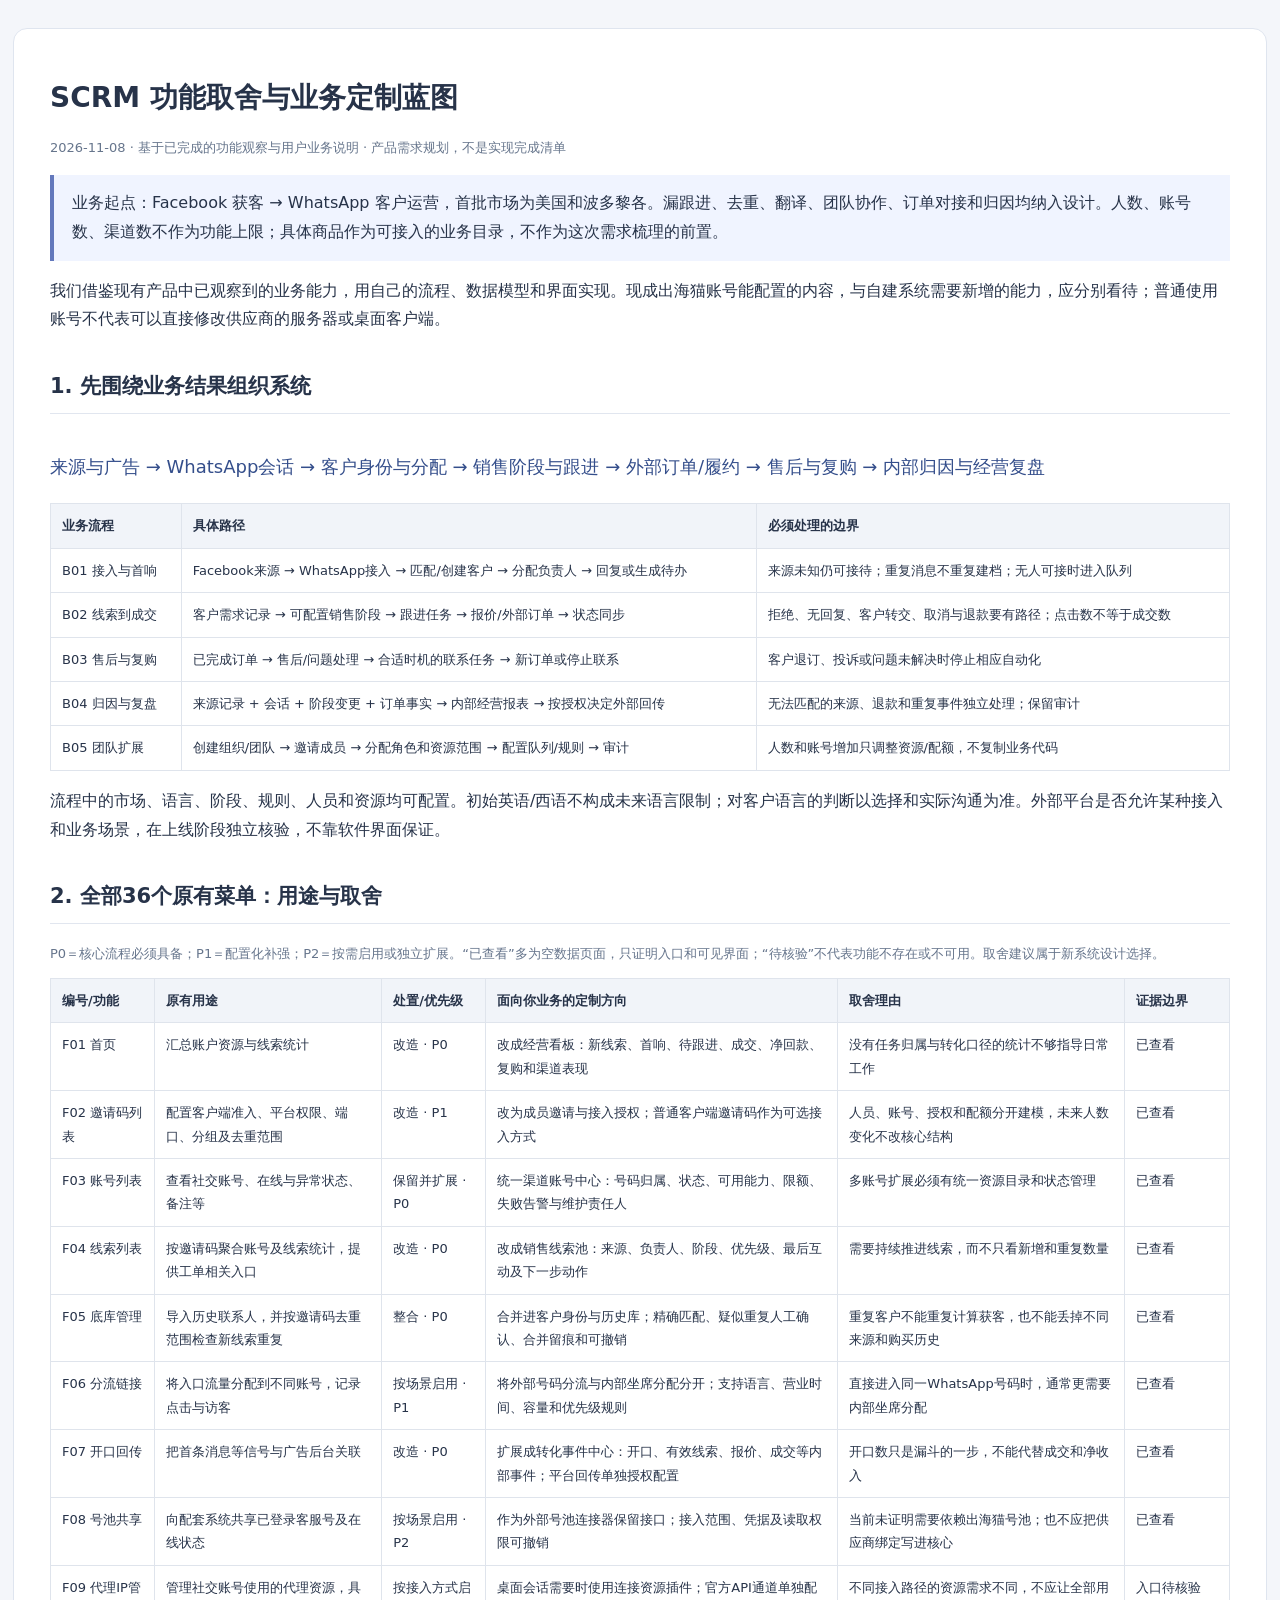
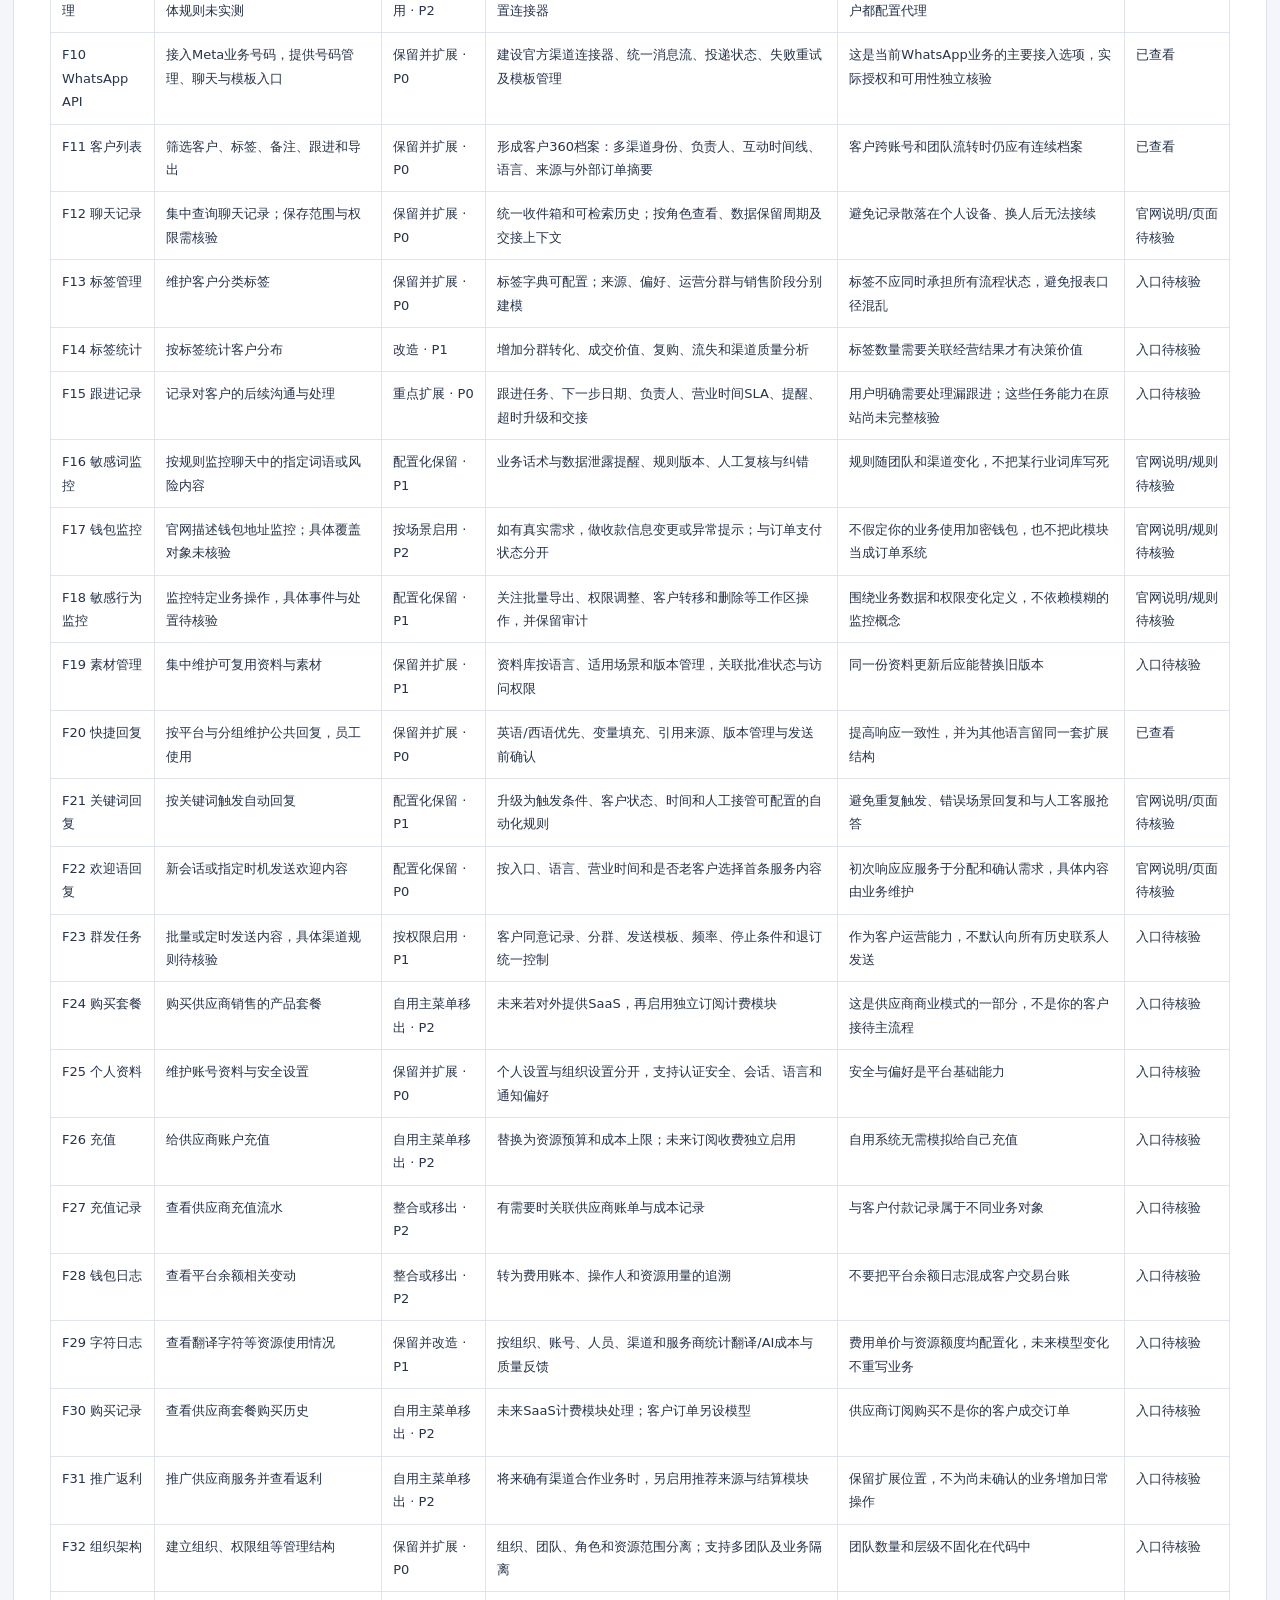
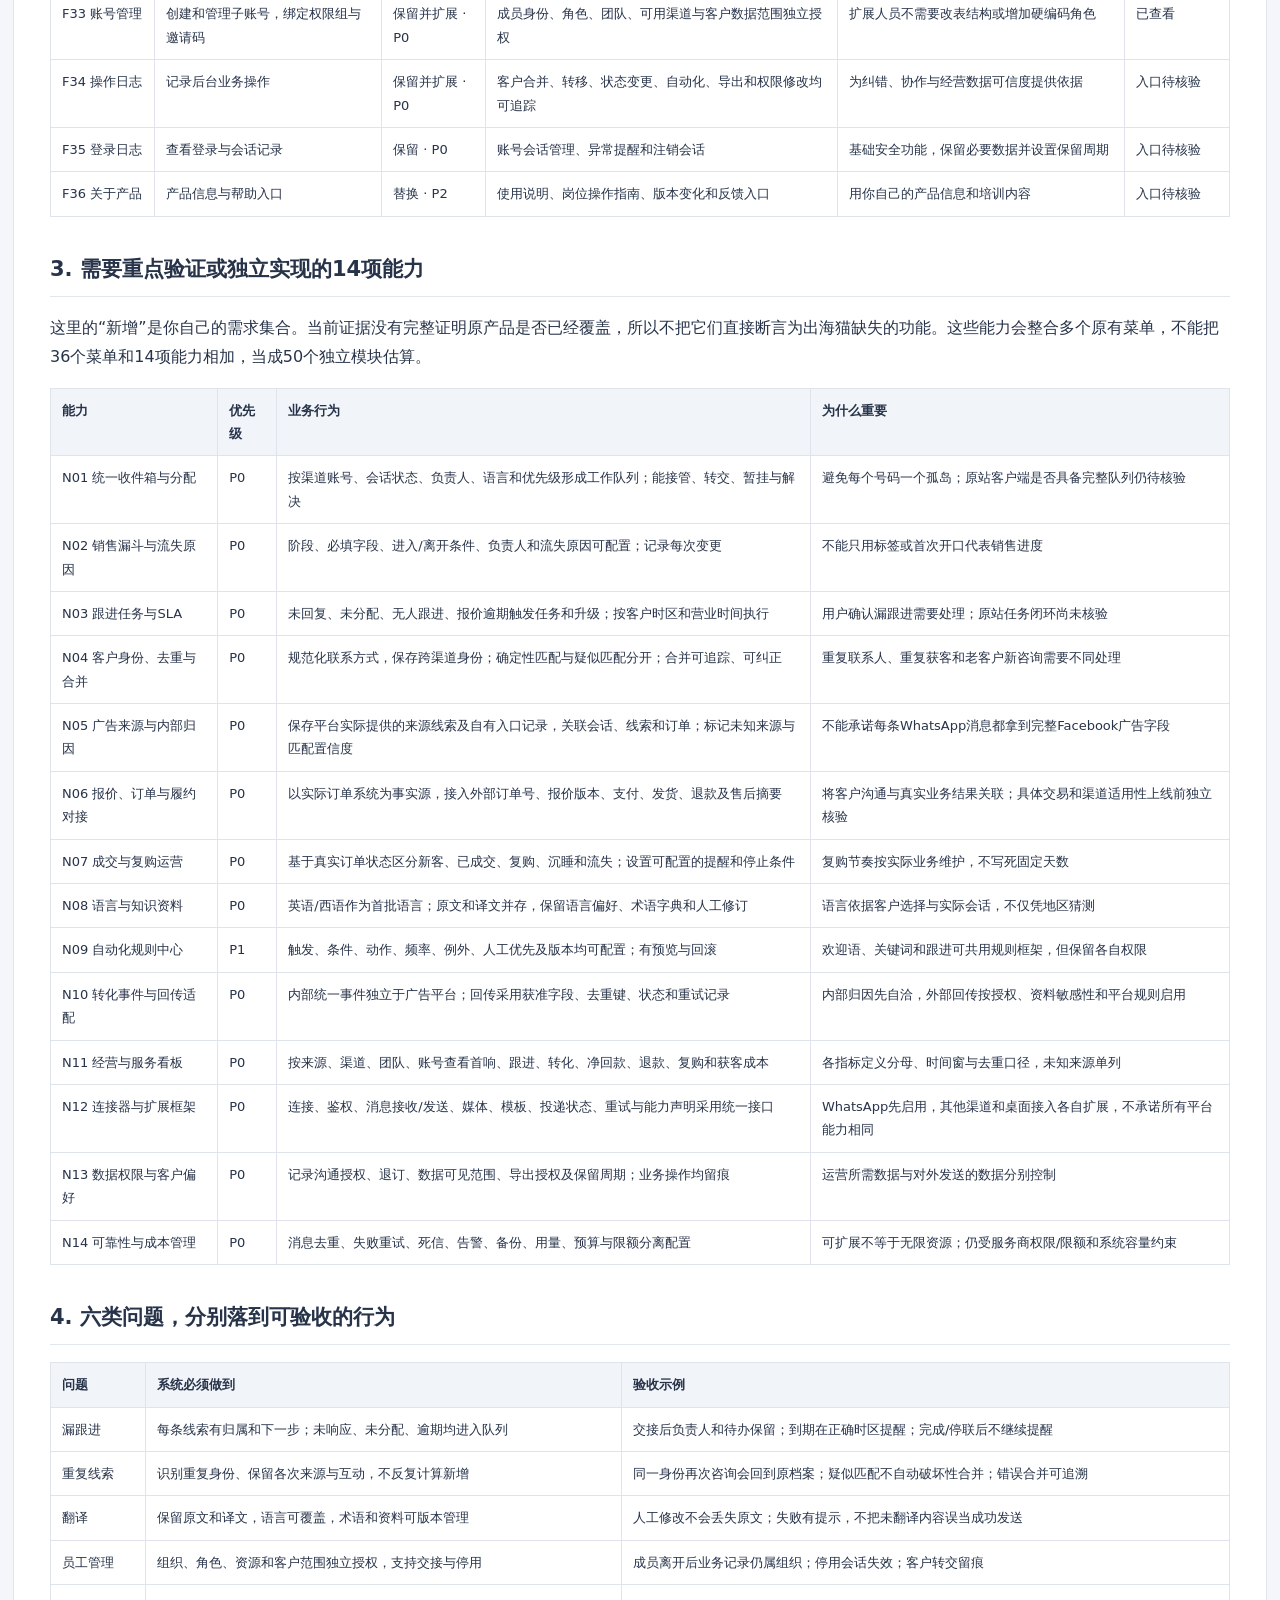
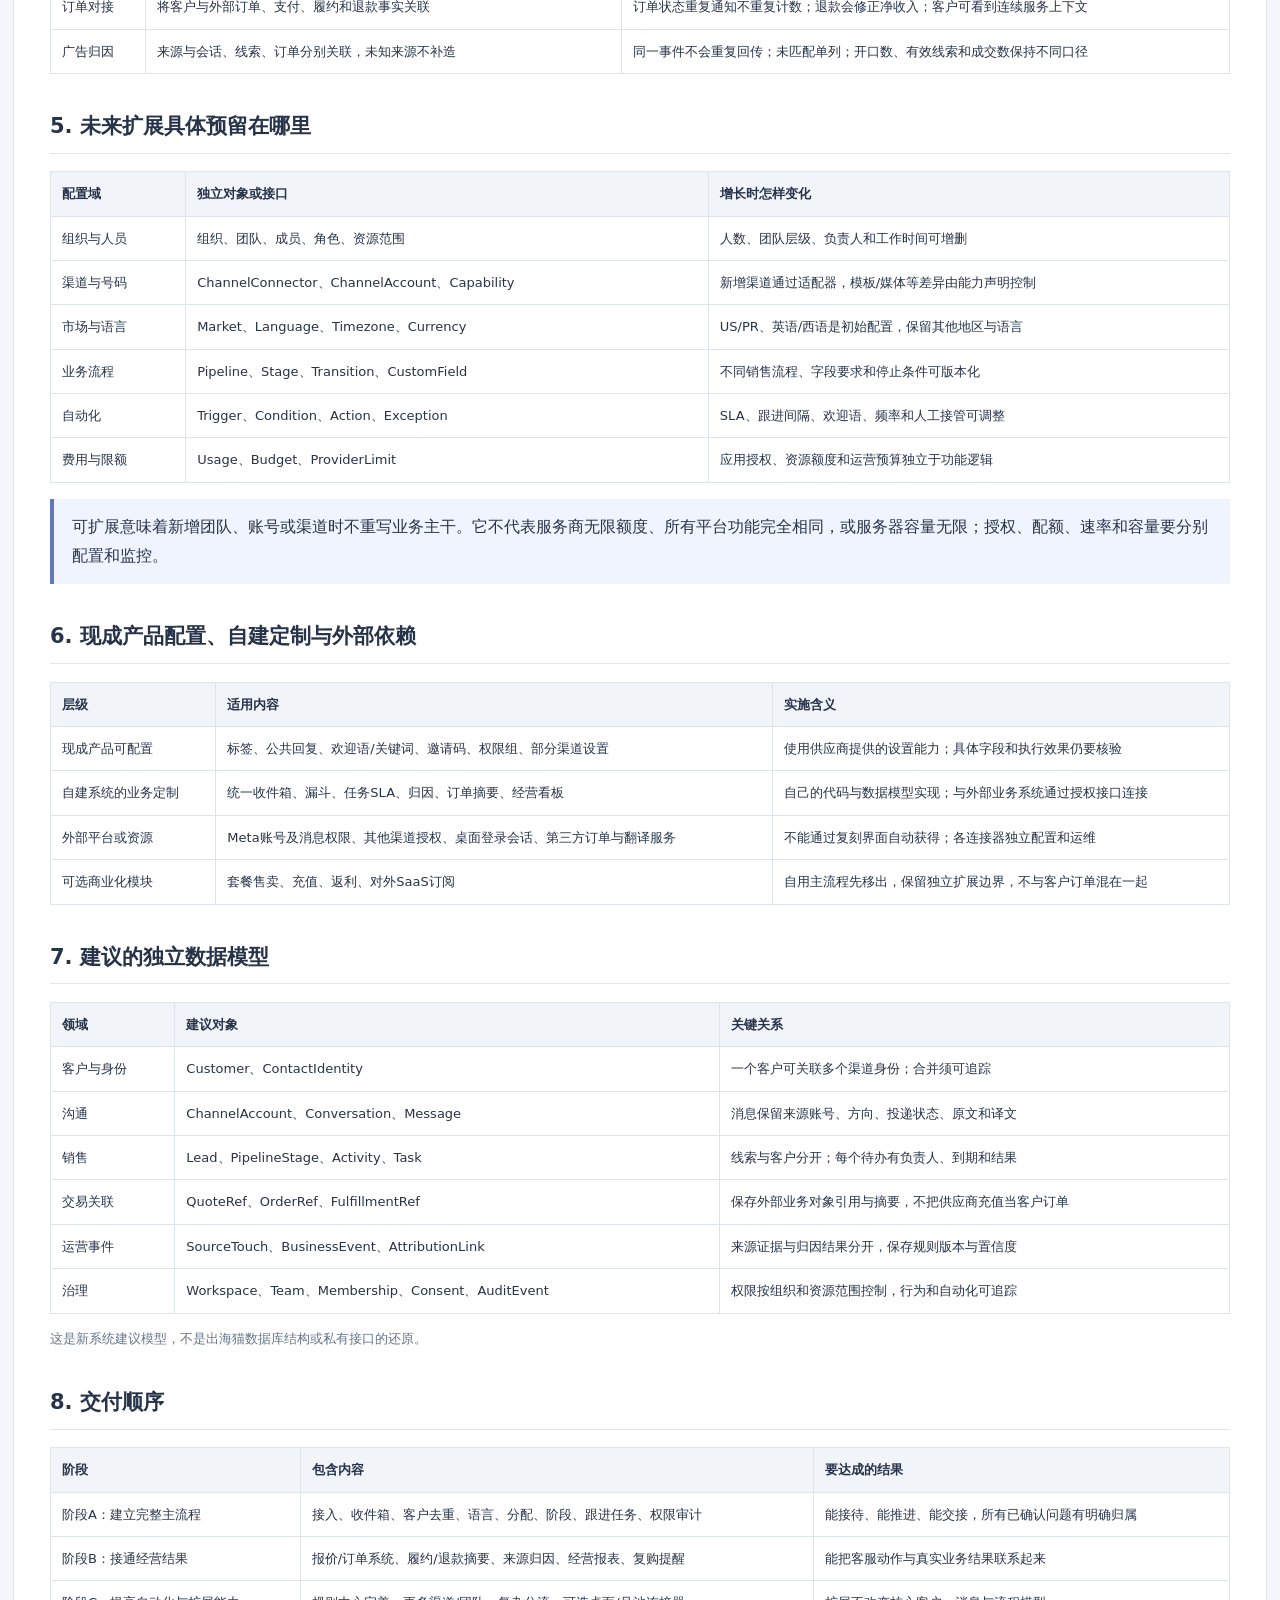
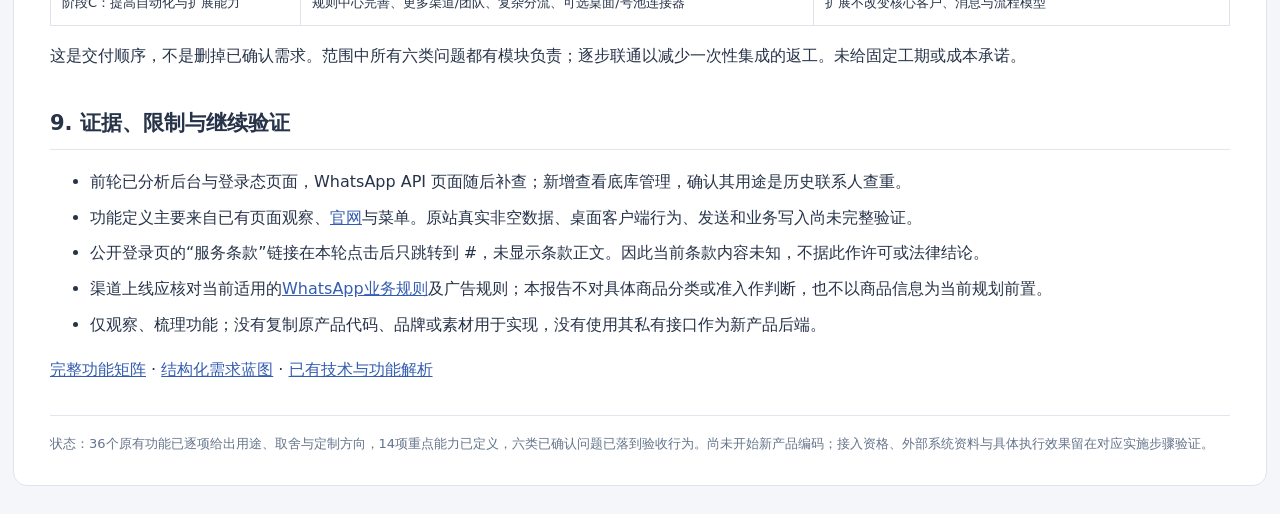
<file: outputs/scrm-business-customization.html>
<!doctype html><html lang="zh-CN"><meta charset="utf-8"><meta name="viewport" content="width=device-width,initial-scale=1"><title>SCRM 功能取舍与业务定制蓝图</title><style>body{margin:0;background:#f4f6fa;color:#273349;font:16px/1.8 system-ui,"Microsoft YaHei",sans-serif}main{max-width:1180px;margin:28px auto;padding:30px 36px;background:#fff;border:1px solid #dfe5ef;border-radius:14px}h1{font-size:28px;line-height:1.4}h2{font-size:21px;margin-top:34px;padding-bottom:7px;border-bottom:1px solid #e1e6ef}h3{font-size:17px}p,li{overflow-wrap:anywhere}a{color:#345db1}.muted{font-size:13px;color:#66758c}.note{padding:14px 18px;background:#f0f4ff;border-left:4px solid #6378bc}.warn{background:#fff7e7;border-color:#d5a449}table{border-collapse:collapse;width:100%;font-size:13px}th,td{border:1px solid #dfe4ec;padding:10px 11px;text-align:left;vertical-align:top;overflow-wrap:anywhere}th{background:#f1f4f9}.table-wrap{overflow-x:auto}code{font:12px/1.6 Consolas,monospace;background:#eef1f6;padding:2px 4px;overflow-wrap:anywhere}li{margin:7px 0}.flow{padding:18px 0;font-size:18px;line-height:2;color:#344e8b}footer{margin-top:30px;border-top:1px solid #e1e6ef;padding-top:16px;font-size:13px;color:#66758c}@media(max-width:650px){main{margin:0;border-radius:0;padding:18px 14px}th,td{padding:7px 6px;font-size:12px}}</style><main>
<h1>SCRM 功能取舍与业务定制蓝图</h1><p class="muted">2026-11-08 · 基于已完成的功能观察与用户业务说明 · 产品需求规划，不是实现完成清单</p>
<p class="note">业务起点：Facebook 获客 → WhatsApp 客户运营，首批市场为美国和波多黎各。漏跟进、去重、翻译、团队协作、订单对接和归因均纳入设计。人数、账号数、渠道数不作为功能上限；具体商品作为可接入的业务目录，不作为这次需求梳理的前置。</p>
<p>我们借鉴现有产品中已观察到的业务能力，用自己的流程、数据模型和界面实现。现成出海猫账号能配置的内容，与自建系统需要新增的能力，应分别看待；普通使用账号不代表可以直接修改供应商的服务器或桌面客户端。</p>
<h2>1. 先围绕业务结果组织系统</h2><div class="flow">来源与广告 → WhatsApp会话 → 客户身份与分配 → 销售阶段与跟进 → 外部订单/履约 → 售后与复购 → 内部归因与经营复盘</div>
<table><thead><tr><th>业务流程</th><th>具体路径</th><th>必须处理的边界</th></tr></thead><tbody><tr><td>B01 接入与首响</td><td>Facebook来源 → WhatsApp接入 → 匹配/创建客户 → 分配负责人 → 回复或生成待办</td><td>来源未知仍可接待；重复消息不重复建档；无人可接时进入队列</td></tr><tr><td>B02 线索到成交</td><td>客户需求记录 → 可配置销售阶段 → 跟进任务 → 报价/外部订单 → 状态同步</td><td>拒绝、无回复、客户转交、取消与退款要有路径；点击数不等于成交数</td></tr><tr><td>B03 售后与复购</td><td>已完成订单 → 售后/问题处理 → 合适时机的联系任务 → 新订单或停止联系</td><td>客户退订、投诉或问题未解决时停止相应自动化</td></tr><tr><td>B04 归因与复盘</td><td>来源记录 + 会话 + 阶段变更 + 订单事实 → 内部经营报表 → 按授权决定外部回传</td><td>无法匹配的来源、退款和重复事件独立处理；保留审计</td></tr><tr><td>B05 团队扩展</td><td>创建组织/团队 → 邀请成员 → 分配角色和资源范围 → 配置队列/规则 → 审计</td><td>人数和账号增加只调整资源/配额，不复制业务代码</td></tr></tbody></table>
<p>流程中的市场、语言、阶段、规则、人员和资源均可配置。初始英语/西语不构成未来语言限制；对客户语言的判断以选择和实际沟通为准。外部平台是否允许某种接入和业务场景，在上线阶段独立核验，不靠软件界面保证。</p>
<h2>2. 全部36个原有菜单：用途与取舍</h2><p class="muted">P0＝核心流程必须具备；P1＝配置化补强；P2＝按需启用或独立扩展。“已查看”多为空数据页面，只证明入口和可见界面；“待核验”不代表功能不存在或不可用。取舍建议属于新系统设计选择。</p>
<div class="table-wrap"><table><thead><tr><th>编号/功能</th><th>原有用途</th><th>处置/优先级</th><th>面向你业务的定制方向</th><th>取舍理由</th><th>证据边界</th></tr></thead><tbody><tr><td>F01 首页</td><td>汇总账户资源与线索统计</td><td>改造 · P0</td><td>改成经营看板：新线索、首响、待跟进、成交、净回款、复购和渠道表现</td><td>没有任务归属与转化口径的统计不够指导日常工作</td><td>已查看</td></tr><tr><td>F02 邀请码列表</td><td>配置客户端准入、平台权限、端口、分组及去重范围</td><td>改造 · P1</td><td>改为成员邀请与接入授权；普通客户端邀请码作为可选接入方式</td><td>人员、账号、授权和配额分开建模，未来人数变化不改核心结构</td><td>已查看</td></tr><tr><td>F03 账号列表</td><td>查看社交账号、在线与异常状态、备注等</td><td>保留并扩展 · P0</td><td>统一渠道账号中心：号码归属、状态、可用能力、限额、失败告警与维护责任人</td><td>多账号扩展必须有统一资源目录和状态管理</td><td>已查看</td></tr><tr><td>F04 线索列表</td><td>按邀请码聚合账号及线索统计，提供工单相关入口</td><td>改造 · P0</td><td>改成销售线索池：来源、负责人、阶段、优先级、最后互动及下一步动作</td><td>需要持续推进线索，而不只看新增和重复数量</td><td>已查看</td></tr><tr><td>F05 底库管理</td><td>导入历史联系人，并按邀请码去重范围检查新线索重复</td><td>整合 · P0</td><td>合并进客户身份与历史库；精确匹配、疑似重复人工确认、合并留痕和可撤销</td><td>重复客户不能重复计算获客，也不能丢掉不同来源和购买历史</td><td>已查看</td></tr><tr><td>F06 分流链接</td><td>将入口流量分配到不同账号，记录点击与访客</td><td>按场景启用 · P1</td><td>将外部号码分流与内部坐席分配分开；支持语言、营业时间、容量和优先级规则</td><td>直接进入同一WhatsApp号码时，通常更需要内部坐席分配</td><td>已查看</td></tr><tr><td>F07 开口回传</td><td>把首条消息等信号与广告后台关联</td><td>改造 · P0</td><td>扩展成转化事件中心：开口、有效线索、报价、成交等内部事件；平台回传单独授权配置</td><td>开口数只是漏斗的一步，不能代替成交和净收入</td><td>已查看</td></tr><tr><td>F08 号池共享</td><td>向配套系统共享已登录客服号及在线状态</td><td>按场景启用 · P2</td><td>作为外部号池连接器保留接口；接入范围、凭据及读取权限可撤销</td><td>当前未证明需要依赖出海猫号池；也不应把供应商绑定写进核心</td><td>已查看</td></tr><tr><td>F09 代理IP管理</td><td>管理社交账号使用的代理资源，具体规则未实测</td><td>按接入方式启用 · P2</td><td>桌面会话需要时使用连接资源插件；官方API通道单独配置连接器</td><td>不同接入路径的资源需求不同，不应让全部用户都配置代理</td><td>入口待核验</td></tr><tr><td>F10 WhatsApp API</td><td>接入Meta业务号码，提供号码管理、聊天与模板入口</td><td>保留并扩展 · P0</td><td>建设官方渠道连接器、统一消息流、投递状态、失败重试及模板管理</td><td>这是当前WhatsApp业务的主要接入选项，实际授权和可用性独立核验</td><td>已查看</td></tr><tr><td>F11 客户列表</td><td>筛选客户、标签、备注、跟进和导出</td><td>保留并扩展 · P0</td><td>形成客户360档案：多渠道身份、负责人、互动时间线、语言、来源与外部订单摘要</td><td>客户跨账号和团队流转时仍应有连续档案</td><td>已查看</td></tr><tr><td>F12 聊天记录</td><td>集中查询聊天记录；保存范围与权限需核验</td><td>保留并扩展 · P0</td><td>统一收件箱和可检索历史；按角色查看、数据保留周期及交接上下文</td><td>避免记录散落在个人设备、换人后无法接续</td><td>官网说明/页面待核验</td></tr><tr><td>F13 标签管理</td><td>维护客户分类标签</td><td>保留并扩展 · P0</td><td>标签字典可配置；来源、偏好、运营分群与销售阶段分别建模</td><td>标签不应同时承担所有流程状态，避免报表口径混乱</td><td>入口待核验</td></tr><tr><td>F14 标签统计</td><td>按标签统计客户分布</td><td>改造 · P1</td><td>增加分群转化、成交价值、复购、流失和渠道质量分析</td><td>标签数量需要关联经营结果才有决策价值</td><td>入口待核验</td></tr><tr><td>F15 跟进记录</td><td>记录对客户的后续沟通与处理</td><td>重点扩展 · P0</td><td>跟进任务、下一步日期、负责人、营业时间SLA、提醒、超时升级和交接</td><td>用户明确需要处理漏跟进；这些任务能力在原站尚未完整核验</td><td>入口待核验</td></tr><tr><td>F16 敏感词监控</td><td>按规则监控聊天中的指定词语或风险内容</td><td>配置化保留 · P1</td><td>业务话术与数据泄露提醒、规则版本、人工复核与纠错</td><td>规则随团队和渠道变化，不把某行业词库写死</td><td>官网说明/规则待核验</td></tr><tr><td>F17 钱包监控</td><td>官网描述钱包地址监控；具体覆盖对象未核验</td><td>按场景启用 · P2</td><td>如有真实需求，做收款信息变更或异常提示；与订单支付状态分开</td><td>不假定你的业务使用加密钱包，也不把此模块当成订单系统</td><td>官网说明/规则待核验</td></tr><tr><td>F18 敏感行为监控</td><td>监控特定业务操作，具体事件与处置待核验</td><td>配置化保留 · P1</td><td>关注批量导出、权限调整、客户转移和删除等工作区操作，并保留审计</td><td>围绕业务数据和权限变化定义，不依赖模糊的监控概念</td><td>官网说明/规则待核验</td></tr><tr><td>F19 素材管理</td><td>集中维护可复用资料与素材</td><td>保留并扩展 · P1</td><td>资料库按语言、适用场景和版本管理，关联批准状态与访问权限</td><td>同一份资料更新后应能替换旧版本</td><td>入口待核验</td></tr><tr><td>F20 快捷回复</td><td>按平台与分组维护公共回复，员工使用</td><td>保留并扩展 · P0</td><td>英语/西语优先、变量填充、引用来源、版本管理与发送前确认</td><td>提高响应一致性，并为其他语言留同一套扩展结构</td><td>已查看</td></tr><tr><td>F21 关键词回复</td><td>按关键词触发自动回复</td><td>配置化保留 · P1</td><td>升级为触发条件、客户状态、时间和人工接管可配置的自动化规则</td><td>避免重复触发、错误场景回复和与人工客服抢答</td><td>官网说明/页面待核验</td></tr><tr><td>F22 欢迎语回复</td><td>新会话或指定时机发送欢迎内容</td><td>配置化保留 · P0</td><td>按入口、语言、营业时间和是否老客户选择首条服务内容</td><td>初次响应应服务于分配和确认需求，具体内容由业务维护</td><td>官网说明/页面待核验</td></tr><tr><td>F23 群发任务</td><td>批量或定时发送内容，具体渠道规则待核验</td><td>按权限启用 · P1</td><td>客户同意记录、分群、发送模板、频率、停止条件和退订统一控制</td><td>作为客户运营能力，不默认向所有历史联系人发送</td><td>入口待核验</td></tr><tr><td>F24 购买套餐</td><td>购买供应商销售的产品套餐</td><td>自用主菜单移出 · P2</td><td>未来若对外提供SaaS，再启用独立订阅计费模块</td><td>这是供应商商业模式的一部分，不是你的客户接待主流程</td><td>入口待核验</td></tr><tr><td>F25 个人资料</td><td>维护账号资料与安全设置</td><td>保留并扩展 · P0</td><td>个人设置与组织设置分开，支持认证安全、会话、语言和通知偏好</td><td>安全与偏好是平台基础能力</td><td>入口待核验</td></tr><tr><td>F26 充值</td><td>给供应商账户充值</td><td>自用主菜单移出 · P2</td><td>替换为资源预算和成本上限；未来订阅收费独立启用</td><td>自用系统无需模拟给自己充值</td><td>入口待核验</td></tr><tr><td>F27 充值记录</td><td>查看供应商充值流水</td><td>整合或移出 · P2</td><td>有需要时关联供应商账单与成本记录</td><td>与客户付款记录属于不同业务对象</td><td>入口待核验</td></tr><tr><td>F28 钱包日志</td><td>查看平台余额相关变动</td><td>整合或移出 · P2</td><td>转为费用账本、操作人和资源用量的追溯</td><td>不要把平台余额日志混成客户交易台账</td><td>入口待核验</td></tr><tr><td>F29 字符日志</td><td>查看翻译字符等资源使用情况</td><td>保留并改造 · P1</td><td>按组织、账号、人员、渠道和服务商统计翻译/AI成本与质量反馈</td><td>费用单价与资源额度均配置化，未来模型变化不重写业务</td><td>入口待核验</td></tr><tr><td>F30 购买记录</td><td>查看供应商套餐购买历史</td><td>自用主菜单移出 · P2</td><td>未来SaaS计费模块处理；客户订单另设模型</td><td>供应商订阅购买不是你的客户成交订单</td><td>入口待核验</td></tr><tr><td>F31 推广返利</td><td>推广供应商服务并查看返利</td><td>自用主菜单移出 · P2</td><td>将来确有渠道合作业务时，另启用推荐来源与结算模块</td><td>保留扩展位置，不为尚未确认的业务增加日常操作</td><td>入口待核验</td></tr><tr><td>F32 组织架构</td><td>建立组织、权限组等管理结构</td><td>保留并扩展 · P0</td><td>组织、团队、角色和资源范围分离；支持多团队及业务隔离</td><td>团队数量和层级不固化在代码中</td><td>入口待核验</td></tr><tr><td>F33 账号管理</td><td>创建和管理子账号，绑定权限组与邀请码</td><td>保留并扩展 · P0</td><td>成员身份、角色、团队、可用渠道与客户数据范围独立授权</td><td>扩展人员不需要改表结构或增加硬编码角色</td><td>已查看</td></tr><tr><td>F34 操作日志</td><td>记录后台业务操作</td><td>保留并扩展 · P0</td><td>客户合并、转移、状态变更、自动化、导出和权限修改均可追踪</td><td>为纠错、协作与经营数据可信度提供依据</td><td>入口待核验</td></tr><tr><td>F35 登录日志</td><td>查看登录与会话记录</td><td>保留 · P0</td><td>账号会话管理、异常提醒和注销会话</td><td>基础安全功能，保留必要数据并设置保留周期</td><td>入口待核验</td></tr><tr><td>F36 关于产品</td><td>产品信息与帮助入口</td><td>替换 · P2</td><td>使用说明、岗位操作指南、版本变化和反馈入口</td><td>用你自己的产品信息和培训内容</td><td>入口待核验</td></tr></tbody></table></div>
<h2>3. 需要重点验证或独立实现的14项能力</h2><p>这里的“新增”是你自己的需求集合。当前证据没有完整证明原产品是否已经覆盖，所以不把它们直接断言为出海猫缺失的功能。这些能力会整合多个原有菜单，不能把36个菜单和14项能力相加，当成50个独立模块估算。</p>
<table><thead><tr><th>能力</th><th>优先级</th><th>业务行为</th><th>为什么重要</th></tr></thead><tbody><tr><td>N01 统一收件箱与分配</td><td>P0</td><td>按渠道账号、会话状态、负责人、语言和优先级形成工作队列；能接管、转交、暂挂与解决</td><td>避免每个号码一个孤岛；原站客户端是否具备完整队列仍待核验</td></tr><tr><td>N02 销售漏斗与流失原因</td><td>P0</td><td>阶段、必填字段、进入/离开条件、负责人和流失原因可配置；记录每次变更</td><td>不能只用标签或首次开口代表销售进度</td></tr><tr><td>N03 跟进任务与SLA</td><td>P0</td><td>未回复、未分配、无人跟进、报价逾期触发任务和升级；按客户时区和营业时间执行</td><td>用户确认漏跟进需要处理；原站任务闭环尚未核验</td></tr><tr><td>N04 客户身份、去重与合并</td><td>P0</td><td>规范化联系方式，保存跨渠道身份；确定性匹配与疑似匹配分开；合并可追踪、可纠正</td><td>重复联系人、重复获客和老客户新咨询需要不同处理</td></tr><tr><td>N05 广告来源与内部归因</td><td>P0</td><td>保存平台实际提供的来源线索及自有入口记录，关联会话、线索和订单；标记未知来源与匹配置信度</td><td>不能承诺每条WhatsApp消息都拿到完整Facebook广告字段</td></tr><tr><td>N06 报价、订单与履约对接</td><td>P0</td><td>以实际订单系统为事实源，接入外部订单号、报价版本、支付、发货、退款及售后摘要</td><td>将客户沟通与真实业务结果关联；具体交易和渠道适用性上线前独立核验</td></tr><tr><td>N07 成交与复购运营</td><td>P0</td><td>基于真实订单状态区分新客、已成交、复购、沉睡和流失；设置可配置的提醒和停止条件</td><td>复购节奏按实际业务维护，不写死固定天数</td></tr><tr><td>N08 语言与知识资料</td><td>P0</td><td>英语/西语作为首批语言；原文和译文并存，保留语言偏好、术语字典和人工修订</td><td>语言依据客户选择与实际会话，不仅凭地区猜测</td></tr><tr><td>N09 自动化规则中心</td><td>P1</td><td>触发、条件、动作、频率、例外、人工优先及版本均可配置；有预览与回滚</td><td>欢迎语、关键词和跟进可共用规则框架，但保留各自权限</td></tr><tr><td>N10 转化事件与回传适配</td><td>P0</td><td>内部统一事件独立于广告平台；回传采用获准字段、去重键、状态和重试记录</td><td>内部归因先自洽，外部回传按授权、资料敏感性和平台规则启用</td></tr><tr><td>N11 经营与服务看板</td><td>P0</td><td>按来源、渠道、团队、账号查看首响、跟进、转化、净回款、退款、复购和获客成本</td><td>各指标定义分母、时间窗与去重口径，未知来源单列</td></tr><tr><td>N12 连接器与扩展框架</td><td>P0</td><td>连接、鉴权、消息接收/发送、媒体、模板、投递状态、重试与能力声明采用统一接口</td><td>WhatsApp先启用，其他渠道和桌面接入各自扩展，不承诺所有平台能力相同</td></tr><tr><td>N13 数据权限与客户偏好</td><td>P0</td><td>记录沟通授权、退订、数据可见范围、导出授权及保留周期；业务操作均留痕</td><td>运营所需数据与对外发送的数据分别控制</td></tr><tr><td>N14 可靠性与成本管理</td><td>P0</td><td>消息去重、失败重试、死信、告警、备份、用量、预算与限额分离配置</td><td>可扩展不等于无限资源；仍受服务商权限/限额和系统容量约束</td></tr></tbody></table>
<h2>4. 六类问题，分别落到可验收的行为</h2><table><thead><tr><th>问题</th><th>系统必须做到</th><th>验收示例</th></tr></thead><tbody><tr><td>漏跟进</td><td>每条线索有归属和下一步；未响应、未分配、逾期均进入队列</td><td>交接后负责人和待办保留；到期在正确时区提醒；完成/停联后不继续提醒</td></tr><tr><td>重复线索</td><td>识别重复身份、保留各次来源与互动，不反复计算新增</td><td>同一身份再次咨询会回到原档案；疑似匹配不自动破坏性合并；错误合并可追溯</td></tr><tr><td>翻译</td><td>保留原文和译文，语言可覆盖，术语和资料可版本管理</td><td>人工修改不会丢失原文；失败有提示，不把未翻译内容误当成功发送</td></tr><tr><td>员工管理</td><td>组织、角色、资源和客户范围独立授权，支持交接与停用</td><td>成员离开后业务记录仍属组织；停用会话失效；客户转交留痕</td></tr><tr><td>订单对接</td><td>将客户与外部订单、支付、履约和退款事实关联</td><td>订单状态重复通知不重复计数；退款会修正净收入；客户可看到连续服务上下文</td></tr><tr><td>广告归因</td><td>来源与会话、线索、订单分别关联，未知来源不补造</td><td>同一事件不会重复回传；未匹配单列；开口数、有效线索和成交数保持不同口径</td></tr></tbody></table>
<h2>5. 未来扩展具体预留在哪里</h2><table><thead><tr><th>配置域</th><th>独立对象或接口</th><th>增长时怎样变化</th></tr></thead><tbody><tr><td>组织与人员</td><td>组织、团队、成员、角色、资源范围</td><td>人数、团队层级、负责人和工作时间可增删</td></tr><tr><td>渠道与号码</td><td>ChannelConnector、ChannelAccount、Capability</td><td>新增渠道通过适配器，模板/媒体等差异由能力声明控制</td></tr><tr><td>市场与语言</td><td>Market、Language、Timezone、Currency</td><td>US/PR、英语/西语是初始配置，保留其他地区与语言</td></tr><tr><td>业务流程</td><td>Pipeline、Stage、Transition、CustomField</td><td>不同销售流程、字段要求和停止条件可版本化</td></tr><tr><td>自动化</td><td>Trigger、Condition、Action、Exception</td><td>SLA、跟进间隔、欢迎语、频率和人工接管可调整</td></tr><tr><td>费用与限额</td><td>Usage、Budget、ProviderLimit</td><td>应用授权、资源额度和运营预算独立于功能逻辑</td></tr></tbody></table>
<p class="note">可扩展意味着新增团队、账号或渠道时不重写业务主干。它不代表服务商无限额度、所有平台功能完全相同，或服务器容量无限；授权、配额、速率和容量要分别配置和监控。</p>
<h2>6. 现成产品配置、自建定制与外部依赖</h2><table><thead><tr><th>层级</th><th>适用内容</th><th>实施含义</th></tr></thead><tbody><tr><td>现成产品可配置</td><td>标签、公共回复、欢迎语/关键词、邀请码、权限组、部分渠道设置</td><td>使用供应商提供的设置能力；具体字段和执行效果仍要核验</td></tr><tr><td>自建系统的业务定制</td><td>统一收件箱、漏斗、任务SLA、归因、订单摘要、经营看板</td><td>自己的代码与数据模型实现；与外部业务系统通过授权接口连接</td></tr><tr><td>外部平台或资源</td><td>Meta账号及消息权限、其他渠道授权、桌面登录会话、第三方订单与翻译服务</td><td>不能通过复刻界面自动获得；各连接器独立配置和运维</td></tr><tr><td>可选商业化模块</td><td>套餐售卖、充值、返利、对外SaaS订阅</td><td>自用主流程先移出，保留独立扩展边界，不与客户订单混在一起</td></tr></tbody></table>
<h2>7. 建议的独立数据模型</h2><table><thead><tr><th>领域</th><th>建议对象</th><th>关键关系</th></tr></thead><tbody><tr><td>客户与身份</td><td>Customer、ContactIdentity</td><td>一个客户可关联多个渠道身份；合并须可追踪</td></tr><tr><td>沟通</td><td>ChannelAccount、Conversation、Message</td><td>消息保留来源账号、方向、投递状态、原文和译文</td></tr><tr><td>销售</td><td>Lead、PipelineStage、Activity、Task</td><td>线索与客户分开；每个待办有负责人、到期和结果</td></tr><tr><td>交易关联</td><td>QuoteRef、OrderRef、FulfillmentRef</td><td>保存外部业务对象引用与摘要，不把供应商充值当客户订单</td></tr><tr><td>运营事件</td><td>SourceTouch、BusinessEvent、AttributionLink</td><td>来源证据与归因结果分开，保存规则版本与置信度</td></tr><tr><td>治理</td><td>Workspace、Team、Membership、Consent、AuditEvent</td><td>权限按组织和资源范围控制，行为和自动化可追踪</td></tr></tbody></table><p class="muted">这是新系统建议模型，不是出海猫数据库结构或私有接口的还原。</p>
<h2>8. 交付顺序</h2><table><thead><tr><th>阶段</th><th>包含内容</th><th>要达成的结果</th></tr></thead><tbody><tr><td>阶段A：建立完整主流程</td><td>接入、收件箱、客户去重、语言、分配、阶段、跟进任务、权限审计</td><td>能接待、能推进、能交接，所有已确认问题有明确归属</td></tr><tr><td>阶段B：接通经营结果</td><td>报价/订单系统、履约/退款摘要、来源归因、经营报表、复购提醒</td><td>能把客服动作与真实业务结果联系起来</td></tr><tr><td>阶段C：提高自动化与扩展能力</td><td>规则中心完善、更多渠道/团队、复杂分流、可选桌面/号池连接器</td><td>扩展不改变核心客户、消息与流程模型</td></tr></tbody></table><p>这是交付顺序，不是删掉已确认需求。范围中所有六类问题都有模块负责；逐步联通以减少一次性集成的返工。未给固定工期或成本承诺。</p>
<h2>9. 证据、限制与继续验证</h2><ul><li>前轮已分析后台与登录态页面，WhatsApp API 页面随后补查；新增查看底库管理，确认其用途是历史联系人查重。</li><li>功能定义主要来自已有页面观察、<a href="https://www.chm123.com/">官网</a>与菜单。原站真实非空数据、桌面客户端行为、发送和业务写入尚未完整验证。</li><li>公开登录页的“服务条款”链接在本轮点击后只跳转到 #，未显示条款正文。因此当前条款内容未知，不据此作许可或法律结论。</li><li>渠道上线应核对当前适用的<a href="https://whatsappbusiness.com/policy/">WhatsApp业务规则</a>及广告规则；本报告不对具体商品分类或准入作判断，也不以商品信息为当前规划前置。</li><li>仅观察、梳理功能；没有复制原产品代码、品牌或素材用于实现，没有使用其私有接口作为新产品后端。</li></ul>
<p><a href="scrm-feature-customization.csv">完整功能矩阵</a> · <a href="scrm-customization-brief.json">结构化需求蓝图</a> · <a href="chm123-analysis.html">已有技术与功能解析</a></p>
<footer>状态：36个原有功能已逐项给出用途、取舍与定制方向，14项重点能力已定义，六类已确认问题已落到验收行为。尚未开始新产品编码；接入资格、外部系统资料与具体执行效果留在对应实施步骤验证。</footer></main></html>
</file>
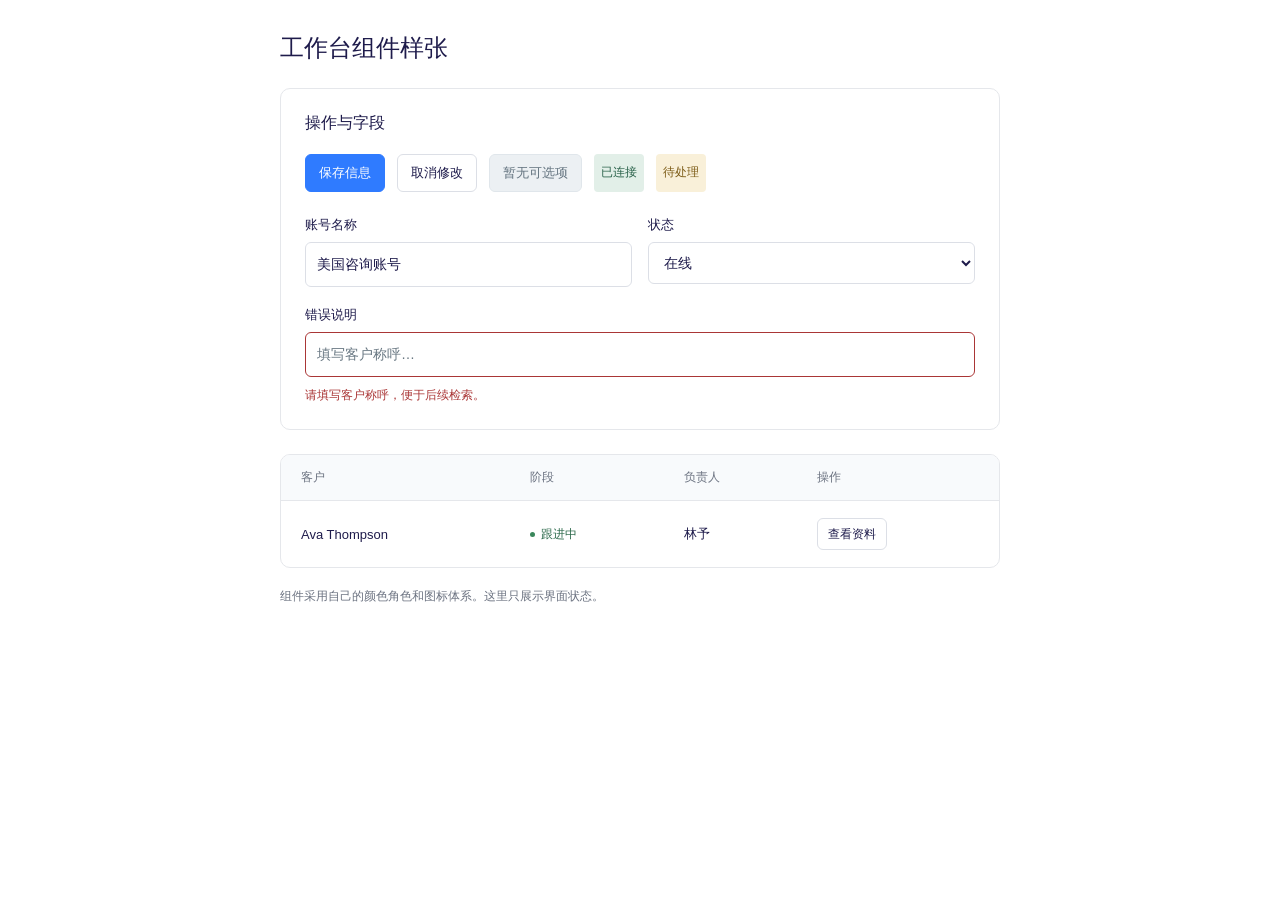
<file: outputs/wa-replica-prototype/design.html>
<!doctype html><html lang="zh-CN"><head><meta charset="utf-8"><meta name="viewport" content="width=device-width,initial-scale=1"><title>内部工作台 · 组件样张</title><link rel="stylesheet" href="tokens.css"><link rel="stylesheet" href="components.css"></head><body><main style="max-width:calc(100% - var(--space-48));width:var(--px-720);margin:var(--space-32) auto"><h1 style="font-size:var(--font-page);margin-bottom:var(--space-24)">工作台组件样张</h1><section class="page-panel" style="padding:var(--space-24)"><h2 style="font-size:var(--font-lg);margin-bottom:var(--space-20)">操作与字段</h2><div style="display:flex;gap:var(--space-12);margin-bottom:var(--space-24);flex-wrap:wrap"><button type="button" class="button primary">保存信息</button><button type="button" class="button">取消修改</button><button type="button" class="button" disabled>暂无可选项</button><span class="tag jade">已连接</span><span class="tag gold">待处理</span></div><div class="form-grid"><label class="field">账号名称<input name="account-name" autocomplete="off" value="美国咨询账号"></label><label class="field">状态<select name="state"><option>在线</option><option>待连接</option></select></label><label class="field full">错误说明<input name="required-example" autocomplete="off" aria-invalid="true" aria-describedby="example-error" placeholder="填写客户称呼…"><small id="example-error" class="field-error">请填写客户称呼，便于后续检索。</small></label></div></section><section class="page-panel" style="margin-top:var(--space-24)"><table class="data-table"><thead><tr><th>客户</th><th>阶段</th><th>负责人</th><th>操作</th></tr></thead><tbody><tr><td>Ava Thompson</td><td><span class="stage won">跟进中</span></td><td>林予</td><td><button type="button" class="button small">查看资料</button></td></tr></tbody></table></section><p style="margin-top:var(--space-20);font-size:var(--font-xs);color:var(--color-text-muted)">组件采用自己的颜色角色和图标体系。这里只展示界面状态。</p></main></body></html>
</file>
<file: outputs/wa-replica-prototype/tokens.css>
:root {
  --color-bg:#f4f6fa;
  --color-surface:#ffffff;
  --color-surface-alt:#f6f7fa;
  --color-border:#e3e7ee;
  --color-border-input:#87939f;
  --color-text:#263342;
  --color-text-muted:#5e6c7c;
  --color-accent:#375f80;
  --color-accent-hover:#294b68;
  --color-accent-soft:#eaf1f7;
  --color-on-accent:#ffffff;
  --color-danger:#aa3636;
  --color-success:#256a4b;
  --color-success-soft:#e8f3ec;
  --color-warning:#7c570d;
  --color-warning-soft:#fff5e3;
  --color-chat:#f0f2f4;
  --color-bubble-out:#e4edf5;
  --layout-sidebar:240px;
  --layout-collapsed:64px;
  --layout-header:56px;
  --layout-tabs:51px;
  --layout-conversation:280px;
  --layout-tools:50px;
  --layout-drawer:440px;
  --space-0:0px;
  --space-4:4px;
  --space-8:8px;
  --space-12:12px;
  --space-16:16px;
  --space-20:20px;
  --space-24:24px;
  --space-28:28px;
  --space-32:32px;
  --space-40:40px;
  --space-48:48px;
  --space-64:64px;
  --radius-sm:4px;
  --radius-md:8px;
  --radius-lg:12px;
  --font-xs:12px;
  --font-sm:13px;
  --font-base:14px;
  --font-lg:16px;
  --font-xl:20px;
  --font-page:24px;
  --paint-1:#cce9de;
  --paint-2:#154937;
  --paint-3:#bac4ce;
  --paint-4:#c3cfdf;
  --paint-5:#f4f7fb;
  --paint-6:#d6f0e2;
  --paint-7:#195a42;
  --paint-8:#34465e;
  --paint-9:#40546c;
  --paint-10:#a7dfbe;
  --paint-11:#e3f0e8;
  --paint-12:#24543d;
  --paint-13:#43556b;
  --paint-14:#e2ebf6;
  --paint-15:#43516a;
  --paint-16:#7c8b98;
  --paint-17:#77561e;
  --paint-18:#b78c37;
  --paint-19:#f3e4be;
  --paint-20:#755018;
  --paint-21:#f5f8fa;
  --paint-22:#a5b4bf;
  --paint-23:#f4f7f9;
  --paint-24:#ecf0f3;
  --paint-25:#e0e6eb;
  --paint-26:#63737f;
  --paint-27:#5c6f7d;
  --paint-28:#eaf0f4;
  --paint-29:#223a4d;
  --paint-30:#e2efe8;
  --paint-31:#2a624a;
  --paint-32:#e7edf7;
  --paint-33:#3b5d83;
  --paint-34:#f9eddd;
  --paint-35:#825d2b;
  --paint-36:#eeebf6;
  --paint-37:#65537d;
  --paint-38:#f9f0d9;
  --paint-39:#7c5b16;
  --paint-40:#edf1f4;
  --paint-41:#526775;
  --paint-42:#0000000b;
  --paint-43:#28825d;
  --paint-44:#ad7c27;
  --paint-45:#7c8791;
  --paint-46:#326950;
  --paint-47:#a2adb7;
  --paint-48:#eaf0f5;
  --paint-49:#657f92;
  --paint-50:#f3f6f8;
  --paint-51:#e8eef2;
  --paint-52:#cfdce3;
  --paint-53:#567080;
  --paint-54:#dbe2e8;
  --paint-55:#f8fafb;
  --paint-56:#687782;
  --paint-57:#d2dbe2;
  --paint-58:#647381;
  --paint-59:#f0f4f6;
  --paint-60:#eef1f4;
  --paint-61:#f6f8fa;
  --paint-62:#d9e8df;
  --paint-63:#5b6d79;
  --paint-64:#9c772e;
  --paint-65:#5c7167;
  --paint-66:#e4efe8;
  --paint-67:#f9fbfc;
  --paint-68:#5a6d7d;
  --paint-69:#456174;
  --paint-70:#eddfbd;
  --paint-71:#7e581b;
  --paint-72:#d9c39a;
  --paint-73:#fffaf1;
  --paint-74:#e5e9ed;
  --paint-75:#dfe6eb;
  --paint-76:#cfe4d8;
  --paint-77:#293b47;
  --paint-78:#e7ecef;
  --paint-79:#5b6b76;
  --paint-80:#657681;
  --paint-81:#697986;
  --paint-82:#3d8195;
  --paint-83:#e1e7ec;
  --paint-84:#526976;
  --paint-85:#d4e4da;
  --paint-86:#b6dacc;
  --paint-87:#d5e5db;
  --paint-88:#f1f8f4;
  --paint-89:#355e48;
  --paint-90:#546e5e;
  --paint-91:#d2dce3;
  --paint-92:#e7dabe;
  --paint-93:#fffbf3;
  --paint-94:#705521;
  --paint-95:#7f6533;
  --paint-96:#965520;
  --paint-97:#826a31;
  --paint-98:#48677f;
  --paint-99:#e3e8ec;
  --paint-100:#f7f9fb;
  --paint-101:#ccd8e0;
  --paint-102:#d5dee5;
  --paint-103:#f8fafc;
  --paint-104:#fbfcfd;
  --paint-105:#536d82;
  --paint-106:#8597a8;
  --paint-107:#2d6a4c;
  --paint-108:#3a875b;
  --paint-109:#c69643;
  --paint-110:#886b2e;
  --paint-111:#d7e7de;
  --paint-112:#dce4eb;
  --paint-113:#e8edf1;
  --paint-114:#7c8f9d;
  --paint-115:#b8c7d2;
  --paint-116:#8ba99b;
  --paint-117:#b78730;
  --paint-118:#52718a;
  --paint-119:#dce3e9;
  --paint-120:#fafcfd;
  --paint-121:#00000026;
  --paint-122:#20304066;
  --paint-123:#eff7f3;
  --paint-124:#8bbda1;
  --paint-125:#94b3d9;
  --paint-126:#d6b88e;
  --paint-127:#b0a1cd;
  --paint-128:#d4b762;
  --paint-129:#9caebb;
  --paint-130:#f0f8f3;
  --paint-131:#abcdbb;
  --paint-132:#d4e3dc;
  --paint-133:#416d54;
  --paint-134:#6c8291;
  --paint-135:#f6faf8;
  --paint-136:#bfd4c8;
  --paint-137:#d6dfe7;
  --paint-138:#253647;
  --paint-139:#f0f5fb;
  --paint-140:#00000021;
  --paint-141:#d6f3e0;
  --paint-142:#d7e0e6;
  --paint-143:#faf2df;
  --paint-144:#8e6925;
  --px-3:3px;
  --px-2:2px;
  --px-18:18px;
  --px-12:12px;
  --px-8:8px;
  --px-10:10px;
  --px-16:16px;
  --px-6:6px;
  --px-540:540px;
  --px-20:20px;
  --px-14:14px;
  --px-31:31px;
  --px-36:36px;
  --px-11:11px;
  --px-24:24px;
  --px-7:7px;
  --px-65:65px;
  --px-21:21px;
  --px-4:4px;
  --px-17:17px;
  --px-5:5px;
  --px-62:62px;
  --px-1:1px;
  --px-30:30px;
  --px-13:13px;
  --px-180:180px;
  --px-34:34px;
  --px-neg-2:-2px;
  --px-9:9px;
  --px-38:38px;
  --px-32:32px;
  --px-neg-p2:-.2px;
  --px-46:46px;
  --px-neg-3:-3px;
  --px-40:40px;
  --px-15:15px;
  --px-330:330px;
  --px-27:27px;
  --px-29:29px;
  --px-22:22px;
  --px-neg-p4:-.4px;
  --px-95:95px;
  --px-35:35px;
  --px-77:77px;
  --px-neg-p3:-.3px;
  --px-28:28px;
  --px-90:90px;
  --px-56:56px;
  --px-140:140px;
  --px-106:106px;
  --px-26:26px;
  --px-190:190px;
  --px-360:360px;
  --px-240:240px;
  --px-25:25px;
  --px-neg-p6:-.6px;
  --px-280:280px;
  --px-200:200px;
  --px-116:116px;
  --px-250:250px;
  --px-23:23px;
  --px-19:19px;
  --px-170:170px;
  --px-59:59px;
  --px-560:560px;
  --px-70:70px;
  --px-720:720px;
  --px-440:440px;
  --px-42:42px;
  --px-88:88px;
  --px-37:37px;
  --px-83:83px;
  --px-192:192px;
  --px-310:310px;
  --px-320:320px;
  --px-45:45px;
  --px-168:168px;
  --px-260:260px;
  --px-33:33px;
  --px-0:0px;
  --px-300:300px;
  --px-156:156px;
  --px-210:210px;
  --px-150:150px;
  --px-64:64px;
  --px-155:155px;
  --px-60:60px;
  --px-58:58px;
  --px-neg-1:-1px;
  --px-124:124px;
  --px-103:103px;
  --px-73:73px;
  --px-54:54px;
  --px-110:110px;
  --px-55:55px;
  --px-74:74px;
  --px-390:390px;
  --px-108:108px;
  --px-67:67px;
  --px-44:44px;
  --px-p1:.1px;
  --px-p5:.5px;
  --px-41:41px;
  --px-51:51px;
  --px-43:43px;
  --px-130:130px;
  --px-220:220px;
  --px-48:48px;
  --px-205:205px;
  --px-50:50px;
  --px-94:94px;
  --px-370:370px;
  --px-52:52px;
  --px-145:145px;
  --px-160:160px;
  --px-39:39px;
  --px-100:100px;
  --px-120:120px;
  --px-98:98px;
  --px-85:85px;
  --px-49:49px;
  --px-122:122px;
  --px-76:76px;
  --ink:var(--color-text);--text:var(--color-text);--muted:var(--color-text-muted);--surface:var(--color-surface);--canvas:var(--color-bg);--rail:var(--color-surface);--line:var(--color-border);--soft:var(--color-surface-alt);--accent:var(--color-accent);--accent-hover:var(--color-accent-hover);--accent-soft:var(--color-accent-soft);--warning:var(--color-warning);--warning-soft:var(--color-warning-soft);--danger:var(--color-danger);--radius:var(--radius-md);--header:var(--layout-header);--nav:var(--layout-sidebar);--list:var(--layout-conversation);--profile:var(--layout-drawer);
  color-scheme:light; font-family:"Segoe UI","PingFang SC","Microsoft YaHei UI",sans-serif; font-size:var(--font-base); color:var(--color-text); font-synthesis:none;
}

:root {
  --color-bg:#f5f7fa;
  --color-surface:#ffffff;
  --color-surface-alt:#f5f7fa;
  --color-border:#e5e7eb;
  --color-border-input:#dcdfe6;
  --color-text:#1e1b4b;
  --color-text-muted:#6b7280;
  --color-accent:#2f7bff;
  --color-accent-hover:#2269e5;
  --color-accent-soft:#ecf3ff;
  --color-on-accent:#ffffff;
  --color-bubble-out:#d9fdd3;
  --fid-ink:#4a4770;
  --fid-violet:#5436e9;
  --fid-royal:#3358e8;
  --fid-mint:#24b95e;
  --fid-mint-bg:#edf8f1;
  --fid-chat:#efeae0;
  --fid-quiet:#8b91a2;
  --fid-frame:#e6e8ef;
  --fid-disabled:#f0f2f5;
  --fid-shadow:#1720390b;
  --fid-inbox:#d5d7df;
  --fid-amber:#a86813;
  --fid-px-240:240px;
  --fid-px-107:107px;
  --fid-px-300:300px;
  --fid-px-64:64px;
  --fid-px-16:16px;
  --fid-px-10:10px;
  --fid-px-42:42px;
  --fid-px-19:19px;
  --fid-px-11:11px;
  --fid-px-14:14px;
  --fid-px-2:2px;
  --fid-px-1p2:1.2px;
  --fid-px-25:25px;
  --fid-px-41:41px;
  --fid-px-1:1px;
  --fid-px-12:12px;
  --fid-px-13:13px;
  --fid-px-7:7px;
  --fid-px-36:36px;
  --fid-px-5:5px;
  --fid-px-57:57px;
  --fid-px-40:40px;
  --fid-px-8:8px;
  --fid-px-24:24px;
  --fid-px-38:38px;
  --fid-px-28:28px;
  --fid-px-6:6px;
  --fid-px-32:32px;
  --fid-px-96:96px;
  --fid-px-4:4px;
  --fid-px-48:48px;
  --fid-px-9:9px;
  --fid-px-17:17px;
  --fid-px-18:18px;
  --fid-px-20:20px;
  --fid-px-76:76px;
  --fid-px-22:22px;
  --fid-px-30:30px;
  --fid-px-26:26px;
  --fid-px-34:34px;
  --fid-px-15:15px;
  --fid-px-360:360px;
  --fid-px-44:44px;
  --fid-px-27:27px;
  --fid-px-50:50px;
  --fid-px-220:220px;
  --fid-px-120:120px;
  --fid-px-46:46px;
  --fid-px-3:3px;
  --fid-px-180:180px;
  --fid-px-82:82px;
  --fid-px-104:104px;
  --fid-px-215:215px;
  --fid-px-21:21px;
  --fid-px-178:178px;
  --fid-px-130:130px;
  --fid-px-207:207px;
  --fid-px-980:980px;
  --fid-px-126:126px;
  --fid-px-72:72px;
  --fid-px-92:92px;
  --fid-px-188:188px;
  --fid-px-132:132px;
  --fid-px-124:124px;
  --fid-px-1686:1686px;
  --fid-px-91:91px;
  --fid-px-160:160px;
  --fid-px-151:151px;
  --fid-px-114:114px;
  --fid-px-162:162px;
  --fid-px-137:137px;
  --fid-px-89:89px;
  --fid-px-150:150px;
  --fid-px-190:190px;
  --fid-px-326:326px;
  --fid-px-800:800px;
  --fid-px-400:400px;
  --fid-px-52:52px;
  --fid-px-74:74px;
  --fid-px-690:690px;
  --fid-px-39:39px;
  --fid-px-175:175px;
  --fid-px-45:45px;
  --fid-px-23:23px;
  --fid-px-320:320px;
  --fid-px-35:35px;
  --fid-px-194:194px;
  --fid-px-13p5:13.5px;
  --fid-px-820:820px;
  --fid-px-60:60px;
  --fid-px-185:185px;
  --fid-px-90:90px;
  --fid-px-56:56px;
  --fid-px-80:80px;
  --fid-px-540:540px;
  --fid-px-660:660px;
  --fid-px-70:70px;
  --fid-px-365:365px;
  --fid-px-230:230px;
  --fid-px-0:0px;
  --fid-px-78:78px;
  --fid-px-neg-2:-2px;
  --fid-px-115:115px;
  --fid-px-250:250px;
  --fid-px-260:260px;
  --fid-px-490:490px;
  --fid-px-280:280px;
  --fid-px-999:999px;
  --fid-px-640:640px;
  --fid-px-112:112px;
  --fid-px-134:134px;
  --fid-px-590:590px;
  --fid-px-520:520px;
  --fid-px-neg-4:-4px;
  --fid-px-140:140px;
  --fid-px-420:420px;
  --fid-px-1440:1440px;
  --fid-px-109:109px;
  --fid-px-59:59px;
  --fid-px-53:53px;
  --fid-px-65:65px;
  --fid-px-1600:1600px;
  --fid-px-275:275px;
  --fid-px-0p3:0.3px;
  --fid-px-31:31px;
  --fid-px-238:238px;
  --fid-px-305:305px;
  --fid-px-600:600px;
  --fid-px-neg-12:-12px;
  --fid-px-62:62px;
  --fid-px-1260:1260px;
  --fid-px-1080:1080px;
  --fid-px-170:170px;
  --fid-px-108:108px;
  --fid-px-1280:1280px;
}
</file>
<file: outputs/wa-replica-prototype/components.css>
*{box-sizing:border-box}
body{margin:0;background:var(--surface)}
button,input,select,textarea{font:inherit}
button,a,select{touch-action:manipulation;-webkit-tap-highlight-color:transparent}
button{cursor:pointer;color:inherit}
button:disabled{cursor:not-allowed}
a{color:inherit;text-decoration:none}
button,input,textarea,select,a{outline-offset:var(--px-3)}
:focus-visible{outline:var(--px-2) solid var(--accent)}
::selection{background:var(--paint-1);color:var(--paint-2)}
input,textarea{caret-color:var(--accent)}
*{scrollbar-color:var(--paint-3) transparent;scrollbar-width:thin}
svg{width:var(--px-18);height:var(--px-18);flex-shrink:0}
button svg,a svg{pointer-events:none}
.icon{display:inline-flex;justify-content:center;align-items:center;flex-shrink:0}
[hidden]{display:none!important}
h1,h2,h3,h4,p{margin:0}
h1,h2,h3{text-wrap:balance}
strong{font-weight:600}
small{font-size:var(--px-12)}
.muted,.sub{color:var(--muted)}
.mono,time{font-variant-numeric:tabular-nums}
.skip-link{position:fixed;top:var(--px-8);left:var(--px-8);z-index:200;background:var(--accent);color:var(--color-surface);padding:var(--px-10) var(--px-16);border-radius:var(--px-6);transform:translateY(-160%)}
.skip-link:focus{transform:translateY(0)}

.app-shell{display:flex;height:100dvh;min-height:var(--px-540);overflow:hidden}
.sidebar{width:var(--nav);flex-shrink:0;background:var(--rail);color:var(--paint-4);display:flex;flex-direction:column;padding:var(--px-20) var(--px-8) var(--px-14)}
.brand{display:flex;flex-direction:column;align-items:center;gap:var(--px-8);font-size:var(--px-12);font-weight:600;color:var(--paint-5);white-space:nowrap;margin-bottom:var(--px-31)}
.brand-symbol{display:grid;place-items:center;width:var(--px-36);height:var(--px-36);border-radius:var(--px-11);background:var(--paint-6);color:var(--paint-7)}
.brand-symbol svg{width:var(--px-24);height:var(--px-24)}
.nav-item,.scope-link{display:flex;flex-direction:column;align-items:center;justify-content:center;gap:var(--px-7);min-height:var(--px-65);border-radius:var(--px-8);margin-bottom:var(--px-7);position:relative;color:var(--paint-4);font-size:var(--px-12);transition:background-color 160ms,color 160ms}
.nav-item svg,.scope-link svg{width:var(--px-21);height:var(--px-21)}
.nav-item:hover,.scope-link:hover{background:var(--paint-8);color:white}
.nav-item.active,.scope-link.active{background:var(--paint-9);color:white}
.nav-item.active:after{content:"";width:var(--px-4);height:var(--px-4);border-radius:50%;background:var(--paint-10);position:absolute;bottom:var(--px-4)}
.nav-item .mini-count,.rail-count{position:absolute;top:var(--px-6);right:var(--px-3);min-width:var(--px-17);height:var(--px-17);line-height:var(--px-17);border-radius:var(--px-5);text-align:center;padding:0 var(--px-4);font-size:var(--px-12);background:var(--paint-11);color:var(--paint-12);font-variant-numeric:tabular-nums}
.rail-count{background:var(--paint-13);color:var(--paint-14);top:var(--px-2);right:0}
.sidebar-bottom{margin-top:auto;padding-top:var(--px-24)}
.scope-link{min-height:var(--px-62)}
.sidebar-user{display:flex;justify-content:center;padding-top:var(--px-14);border-top:var(--px-1) solid var(--paint-15)}
.sidebar-user .avatar{width:var(--px-30);height:var(--px-30);font-size:var(--px-12)}
.main-shell{min-width:0;flex:1;display:flex;flex-direction:column}
.topbar{height:var(--header);flex-shrink:0;display:flex;justify-content:space-between;align-items:center;gap:var(--px-16);padding:0 var(--px-24);border-bottom:var(--px-1) solid var(--line);background:white}
.workspace-heading{display:flex;align-items:center;gap:var(--px-12);color:var(--muted);font-size:var(--px-13);white-space:nowrap}
.workspace-heading strong{font-size:var(--px-14);color:var(--ink)}
.slash{color:var(--paint-16)}
.top-actions{display:flex;align-items:center;gap:var(--px-18)}
.prototype-badge{font-size:var(--px-12);color:var(--paint-17);display:flex;align-items:center;gap:var(--px-7);white-space:nowrap}
.prototype-badge:before{content:"";width:var(--px-5);height:var(--px-5);background:var(--paint-18);border-radius:50%}
.prototype-badge span{color:var(--muted)}
.view-as{display:flex;align-items:center;gap:var(--px-7);border-left:var(--px-1) solid var(--line);padding-left:var(--px-18)}
.view-as select{border:0;appearance:none;background:var(--color-surface);min-height:var(--px-36);max-width:var(--px-180);color:var(--text);font-size:var(--px-13);padding:var(--px-6) 0}
.view-as>.icon:first-child{color:var(--muted)}
.view-as>.icon:last-child svg{width:var(--px-12);height:var(--px-12)}
.topbar .button{min-height:var(--px-34);font-size:var(--px-13);padding:var(--px-7) var(--px-11)}
.topbar .button i{font-style:normal;background:var(--paint-19);border-radius:var(--px-4);padding:var(--px-1) var(--px-5);color:var(--paint-20);font-size:var(--px-12)}
#view{flex:1;min-height:0;overflow:hidden;outline-offset:var(--px-neg-2)}

.button,.send-button{display:inline-flex;align-items:center;justify-content:center;gap:var(--px-7);border:var(--px-1) solid var(--color-border-input);background:var(--color-surface);color:var(--text);padding:var(--px-9) var(--px-13);min-height:var(--px-38);font-size:var(--px-13);font-weight:500;line-height:1.35;border-radius:var(--px-6);white-space:nowrap;transition:background-color 160ms,border-color 160ms,transform 80ms}
.button:hover{background:var(--paint-21);border-color:var(--paint-22)}
.button:active,.send-button:active{transform:translateY(var(--px-1))}
.button svg{width:var(--px-16);height:var(--px-16)}
.button.primary,.send-button{background:var(--accent);color:var(--color-surface);border-color:var(--accent)}
.button.primary:hover,.send-button:hover{background:var(--accent-hover);border-color:var(--accent-hover)}
.button.small{min-height:var(--px-32);padding:var(--px-6) var(--px-10);font-size:var(--px-12)}
.button.full{width:100%}
.button.light{background:var(--paint-23);border-color:var(--line)}
.button:disabled,.send-button:disabled{background:var(--paint-24);border-color:var(--paint-25);color:var(--paint-26);transform:none}
.icon-button{display:inline-flex;justify-content:center;align-items:center;width:var(--px-32);height:var(--px-32);flex-shrink:0;border:0;background:transparent;color:var(--paint-27);border-radius:var(--px-6);transition:background-color 160ms,color 160ms}
.icon-button:hover{background:var(--paint-28);color:var(--paint-29)}
.icon-button.active{color:var(--accent);background:var(--accent-soft)}
.icon-button svg{width:var(--px-17);height:var(--px-17)}
.link{display:inline-flex;align-items:center;gap:var(--px-4);background:none;border:0;padding:0;color:var(--accent);font-size:inherit;font-weight:500;cursor:pointer}
.link:hover{text-decoration:underline;text-underline-offset:var(--px-3)}
.link svg{width:var(--px-14);height:var(--px-14)}
.avatar{display:inline-flex;align-items:center;justify-content:center;flex-shrink:0;width:var(--px-38);height:var(--px-38);border-radius:50%;font-size:var(--px-13);font-weight:600;letter-spacing:var(--px-neg-p2)}
.avatar.small{width:var(--px-30);height:var(--px-30);font-size:var(--px-12)}
.avatar.large{width:var(--px-46);height:var(--px-46);font-size:var(--px-16)}
.jade{background:var(--paint-30);color:var(--paint-31)}
.blue{background:var(--paint-32);color:var(--paint-33)}
.peach{background:var(--paint-34);color:var(--paint-35)}
.purple{background:var(--paint-36);color:var(--paint-37)}
.gold{background:var(--paint-38);color:var(--paint-39)}
.slate{background:var(--paint-40);color:var(--paint-41)}
.tag{display:inline-flex;align-items:center;gap:var(--px-3);font-size:var(--px-12);font-weight:500;padding:var(--px-4) var(--px-7);line-height:1.45;border:0;border-radius:var(--px-4);max-width:100%;overflow-wrap:anywhere}
.tag-row{display:flex;flex-wrap:wrap;gap:var(--px-5)}
.tag .icon-button{width:var(--px-24);height:var(--px-24);color:inherit;margin-right:var(--px-neg-3)}
.tag .icon-button svg{width:var(--px-12);height:var(--px-12)}
.tag .icon-button:hover{background:var(--paint-42)}
.tag:is(button):hover{filter:brightness(.96)}
.pill{border:var(--px-1) solid var(--line);padding:var(--px-3) var(--px-7);border-radius:var(--px-5);font-size:var(--px-12)}
.state-dot{display:inline-block;height:var(--px-6);width:var(--px-6);border-radius:50%;background:var(--paint-43);flex-shrink:0}
.state-dot.warning{background:var(--paint-44)}
.state-dot.offline{background:var(--paint-45)}
.state-text{display:inline-flex;align-items:center;gap:var(--px-6);color:var(--paint-46);font-size:var(--px-12);white-space:nowrap}
.state-text.warn,.overdue,.notice{color:var(--warning)}
.unread{display:inline-flex;align-items:center;justify-content:center;background:var(--accent);color:var(--color-surface);border-radius:var(--px-9);min-width:var(--px-18);height:var(--px-18);padding:0 var(--px-5);font-size:var(--px-12);font-variant-numeric:tabular-nums}
.separator{display:inline-block;width:var(--px-3);height:var(--px-3);background:var(--paint-47);border-radius:50%}
.sample-label,.assumption-badge{font-size:var(--px-12);color:var(--muted);font-weight:400}
.empty-state{padding:var(--px-40) var(--px-20);text-align:center;color:var(--muted);font-size:var(--px-13);line-height:1.8}
.empty-state>.icon{display:flex;align-items:center;justify-content:center;margin:0 auto var(--px-12);width:var(--px-40);height:var(--px-40);border-radius:var(--px-10);background:var(--paint-48);color:var(--paint-49)}
.empty-state strong{display:block;margin-bottom:var(--px-5);font-size:var(--px-15);color:var(--ink)}
.empty-state p{font-size:var(--px-13)}
.empty-actions{display:flex;justify-content:center;gap:var(--px-8)}

.inbox-layout{height:100%;display:grid;grid-template-columns:var(--account) var(--list) minmax(var(--px-330),1fr) var(--profile);min-width:0}
.inbox-layout.profile-hidden{grid-template-columns:var(--account) var(--list) minmax(var(--px-330),1fr)}
.inbox-layout.profile-hidden>.customer-profile{display:none}
.account-pane{min-width:0;min-height:0;display:flex;flex-direction:column;background:var(--paint-50);border-right:var(--px-1) solid var(--line)}
.account-pane-head{display:flex;align-items:center;justify-content:space-between;padding:var(--px-20) var(--px-14) var(--px-16)}
.account-pane-head h2{font-size:var(--px-14);font-weight:600}
.account-pane-head h2 span{font-size:var(--px-12);font-weight:400;color:var(--muted);margin-left:var(--px-5)}
.account-pane-head .icon-button{width:var(--px-27);height:var(--px-27)}
.account-list{padding:0 var(--px-8);overflow:auto;min-height:0;flex:1}
.account-choice{display:flex;align-items:flex-start;gap:var(--px-6);width:100%;padding:var(--px-12) var(--px-9);margin-bottom:var(--px-5);border:var(--px-1) solid transparent;border-radius:var(--px-7);text-align:left;background:transparent;min-width:0;color:var(--text)}
.account-choice:hover{background:var(--paint-51)}
.account-choice.active{background:var(--color-surface);border-color:var(--paint-52)}
.account-choice-icon{display:flex;align-items:center;justify-content:center;width:var(--px-20);height:var(--px-29);color:var(--paint-53);flex-shrink:0;margin-top:var(--px-2)}
.account-choice.active .account-choice-icon{color:var(--accent)}
.account-choice-icon svg{height:var(--px-21);width:var(--px-21)}
.account-choice-main{min-width:0;flex:1}
.account-choice-main strong{display:block;font-size:var(--px-13);font-weight:600;line-height:1.6;overflow:hidden;text-overflow:ellipsis;white-space:nowrap}
.account-choice-main small{display:flex;align-items:center;gap:var(--px-5);font-size:var(--px-12);margin-top:var(--px-5);color:var(--muted);line-height:1.4;white-space:nowrap}
.account-choice .unread{margin-top:var(--px-3);min-width:var(--px-16);height:var(--px-16);font-size:var(--px-12)}
.account-pane-foot{display:flex;align-items:center;gap:var(--px-7);padding:var(--px-15) var(--px-17);font-size:var(--px-12);color:var(--muted);border-top:var(--px-1) solid var(--line)}
.account-pane-foot .icon svg{height:var(--px-15);width:var(--px-15)}
.account-pane-foot:hover{color:var(--accent);background:var(--paint-28)}
.conversation-pane{display:flex;flex-direction:column;min-width:0;min-height:0;border-right:var(--px-1) solid var(--line);background:white}
.conversation-top{padding:var(--px-22) var(--px-16) var(--px-12);flex-shrink:0}
.conversation-title{display:flex;align-items:center;justify-content:space-between;gap:var(--px-8);margin-bottom:var(--px-16)}
.conversation-title h1{font-size:var(--px-21);letter-spacing:var(--px-neg-p4);font-weight:650}
.conversation-title h1 span{font-size:var(--px-12);font-weight:400;letter-spacing:0;color:var(--muted);margin-left:var(--px-8)}
.conversation-top .switch-account{display:none}
.search-field{display:flex;align-items:center;gap:var(--px-8);border:var(--px-1) solid var(--paint-54);border-radius:var(--px-6);background:var(--paint-55);color:var(--muted);padding:var(--px-9) var(--px-10);min-height:var(--px-38)}
.search-field:focus-within{outline:var(--px-2) solid var(--accent);outline-offset:var(--px-2)}
.search-field input{font-size:var(--px-13);color:var(--ink);padding:0;border:0;background:none;flex:1;min-width:0;width:100%;outline:0;line-height:1.5}
.search-field svg{width:var(--px-15);height:var(--px-15)}
input::placeholder,textarea::placeholder{color:var(--paint-56);opacity:1}
.search-field kbd{font:var(--px-12) inherit;border:var(--px-1) solid var(--paint-57);padding:0 var(--px-4);border-radius:var(--px-3);color:var(--paint-58);line-height:1.4}
.chips{display:flex;align-items:center;gap:var(--px-3);margin-top:var(--px-14)}
.chip{padding:var(--px-7) var(--px-10);border-radius:var(--px-5);background:transparent;color:var(--muted);font-size:var(--px-12);min-height:var(--px-31);border:0;white-space:nowrap}
.chip:hover{background:var(--paint-59)}
.chip.active{background:var(--accent-soft);color:var(--accent);font-weight:600}
.conversation-list{overflow:auto;min-height:0;flex:1;padding:0 var(--px-6) var(--px-8);overscroll-behavior:contain}
.conversation{display:flex;width:100%;gap:var(--px-10);align-items:flex-start;padding:var(--px-15) var(--px-10) var(--px-13);text-align:left;background:var(--color-surface);border:var(--px-1) solid transparent;border-bottom-color:var(--paint-60);border-radius:var(--px-7);min-height:var(--px-95);color:var(--text);transition:background-color 160ms,border-color 160ms}
.conversation:hover{background:var(--paint-61)}
.conversation.selected{background:var(--color-accent-soft);border-color:var(--paint-62)}
.conversation .avatar{width:var(--px-35);height:var(--px-35);font-size:var(--px-12);margin-top:var(--px-2)}
.conversation-main{min-width:0;flex:1}
.conversation-line{display:flex;align-items:center;gap:var(--px-6);margin-bottom:var(--px-5)}
.conversation-line strong{font-size:var(--px-14);font-weight:600;color:var(--ink);overflow:hidden;text-overflow:ellipsis;white-space:nowrap}
.conversation-line time{margin-left:auto;color:var(--muted);font-size:var(--px-12);white-space:nowrap}
.conversation-preview{display:flex;align-items:center;gap:var(--px-6);font-size:var(--px-13);line-height:1.6;color:var(--muted);margin-bottom:var(--px-8)}
.conversation-preview>span:first-child{overflow:hidden;text-overflow:ellipsis;white-space:nowrap;flex:1;min-width:0}
.conversation-account{display:flex;justify-content:space-between;gap:var(--px-6);align-items:center;font-size:var(--px-12);color:var(--paint-63)}
.conversation-account>span:first-child{overflow:hidden;text-overflow:ellipsis;white-space:nowrap;min-width:0}
.conversation-account>span{display:inline-flex;align-items:center;gap:var(--px-5)}
.conversation-account .icon{color:var(--paint-64)}
.conversation-account svg{width:var(--px-12);height:var(--px-12)}
.conversation-account .mini-stage{max-width:44%;overflow:hidden;text-overflow:ellipsis;white-space:nowrap;color:var(--paint-65);background:var(--paint-66);border-radius:var(--px-3);padding:var(--px-1) var(--px-4);font-size:var(--px-12)}
.conversation-footer{display:flex;align-items:center;gap:var(--px-6);padding:var(--px-12) var(--px-16);font-size:var(--px-12);color:var(--muted);border-top:var(--px-1) solid var(--line);flex-shrink:0}
.conversation-footer svg{width:var(--px-13);height:var(--px-13)}

.chat-pane{display:flex;flex-direction:column;min-width:0;min-height:0;overflow:hidden;background:var(--canvas)}
.chat-heading{display:flex;align-items:center;gap:var(--px-11);min-height:var(--px-77);padding:var(--px-15) var(--px-22);background:var(--color-surface);border-bottom:var(--px-1) solid var(--line);flex-shrink:0}
.chat-person{min-width:0;flex:1}
.chat-person h2{font-size:var(--px-17);font-weight:650;letter-spacing:var(--px-neg-p3);overflow:hidden;text-overflow:ellipsis;white-space:nowrap}
.customer-sub{display:flex;align-items:center;gap:var(--px-7);font-size:var(--px-12);color:var(--muted);margin-top:var(--px-5);min-width:0}
.customer-sub>span{min-width:0;overflow:hidden;text-overflow:ellipsis;white-space:nowrap}
.chat-heading-actions{display:flex;gap:var(--px-3);align-items:center;margin-left:auto}
.chat-heading-actions .button{margin-left:var(--px-5)}
.compact-profile,.back-list{display:none}
.source-strip{display:flex;align-items:center;gap:var(--px-7);padding:var(--px-10) var(--px-22);background:var(--paint-67);border-bottom:var(--px-1) solid var(--line);font-size:var(--px-12);color:var(--paint-68);flex-shrink:0;min-width:0}
.source-strip strong{font-weight:500;white-space:nowrap;color:var(--paint-69)}
.source-strip>span:nth-last-child(2){overflow:hidden;text-overflow:ellipsis;white-space:nowrap}
.source-strip>.sample-label{margin-left:auto;font-size:var(--px-12);color:var(--muted);white-space:nowrap}
.source-strip svg{width:var(--px-14);height:var(--px-14)}
.connection-banner{display:flex;align-items:center;gap:var(--px-8);padding:var(--px-10) var(--px-20);background:var(--warning-soft);color:var(--warning);font-size:var(--px-12);border-bottom:var(--px-1) solid var(--paint-70);flex-shrink:0}
.connection-banner>div{flex:1;min-width:0;line-height:1.5}
.connection-banner strong{display:block}
.connection-banner .button{color:var(--paint-71);border-color:var(--paint-72);background:var(--paint-73);flex-shrink:0}
.messages{flex:1;min-height:0;overflow:auto;display:flex;flex-direction:column;gap:var(--px-21);padding:var(--px-24) var(--px-28);overscroll-behavior:contain}
.day-separator{display:flex;align-items:center;justify-content:center;gap:var(--px-12);margin:var(--px-2) 0;color:var(--muted);font-size:var(--px-12)}
.day-separator:before,.day-separator:after{content:"";height:var(--px-1);background:var(--paint-74);width:var(--px-35)}
.message-row{max-width:86%;align-self:flex-start;min-width:0}
.message-row.out{align-self:flex-end;max-width:86%}
.message-row>div{min-width:0}
.message-bubble{border:var(--px-1) solid var(--paint-75);background:var(--color-surface);padding:var(--px-13) var(--px-16);border-radius:var(--px-10) var(--px-10) var(--px-10) var(--px-3);min-width:var(--px-90)}
.message-row.out .message-bubble{background:var(--color-bubble-out);border-color:var(--paint-76);border-radius:var(--px-10) var(--px-10) var(--px-3) var(--px-10)}
.message-text{font-size:var(--px-15);line-height:1.65;white-space:pre-wrap;overflow-wrap:anywhere;color:var(--paint-77)}
.message-translation{margin-top:var(--px-11);padding-top:var(--px-9);border-top:var(--px-1) solid var(--paint-78);font-size:var(--px-13);line-height:1.7;color:var(--paint-79)}
.translation-label{display:flex;align-items:center;gap:var(--px-5);margin-bottom:var(--px-4);font-size:var(--px-12);color:var(--paint-80)}
.translation-label svg{width:var(--px-12);height:var(--px-12)}
.message-meta{display:flex;align-items:center;justify-content:flex-end;gap:var(--px-5);margin-top:var(--px-6);font-size:var(--px-12);color:var(--paint-81)}
.message-meta svg{width:var(--px-14);height:var(--px-14);color:var(--paint-82)}
.attachment{display:flex;align-items:center;gap:var(--px-7);margin-top:var(--px-8);font-size:var(--px-13);color:var(--accent);overflow-wrap:anywhere}
.composer{padding:var(--px-13) var(--px-20) var(--px-16);background:var(--color-surface);border-top:var(--px-1) solid var(--line);flex-shrink:0}
.composer-shortcuts{display:flex;align-items:center;gap:var(--px-6);margin-bottom:var(--px-12);overflow-x:auto;scrollbar-width:none}
.shortcut{display:inline-flex;align-items:center;gap:var(--px-5);padding:var(--px-5) var(--px-8);min-height:var(--px-30);border:var(--px-1) solid var(--paint-83);border-radius:var(--px-5);background:var(--paint-67);color:var(--paint-84);font-size:var(--px-12);white-space:nowrap}
.shortcut:hover{background:var(--accent-soft);color:var(--accent);border-color:var(--paint-85)}
.shortcut svg{width:var(--px-12);height:var(--px-12)}
.composer-shortcuts>.link{margin-left:auto;white-space:nowrap;font-size:var(--px-12)}
.composer-input{border:var(--px-1) solid var(--color-border-input);border-radius:var(--px-8);background:var(--color-surface);padding:var(--px-12) var(--px-12) var(--px-10)}
.composer-input:focus-within{border-color:var(--accent);outline:var(--px-2) solid var(--paint-86);outline-offset:var(--px-1)}
.composer-input textarea{display:block;width:100%;padding:0;border:0;background:transparent;outline:0;resize:vertical;min-height:var(--px-56);max-height:var(--px-140);color:var(--text);font-size:var(--px-14);line-height:1.6}
.composer-controls{display:flex;justify-content:space-between;align-items:center;gap:var(--px-10);margin-top:var(--px-6)}
.composer-tools{display:flex;align-items:center;gap:var(--px-4);min-width:0}
.language-hint{display:inline-flex;align-items:center;gap:var(--px-5);color:var(--muted);font-size:var(--px-12);white-space:nowrap;margin-left:var(--px-4);min-width:0}
.language-hint svg{width:var(--px-13);height:var(--px-13)}
.send-button{min-height:var(--px-34);padding:var(--px-7) var(--px-12);font-size:var(--px-13)}
.send-button svg{width:var(--px-15);height:var(--px-15)}
.composer-foot{display:flex;justify-content:space-between;align-items:center;gap:var(--px-12);margin-top:var(--px-10);font-size:var(--px-12);color:var(--muted)}
.composer-foot .icon{vertical-align:middle;margin-right:var(--px-4)}
.composer-foot svg{width:var(--px-12);height:var(--px-12)}
.translation-preview{padding:var(--px-10) var(--px-12);border:var(--px-1) solid var(--paint-87);border-radius:var(--px-7);background:var(--paint-88);color:var(--paint-89);font-size:var(--px-13);line-height:1.7;margin-bottom:var(--px-10);overflow-wrap:anywhere}
.translation-preview small{display:block;font-size:var(--px-12);color:var(--paint-90);margin-bottom:var(--px-3)}

.customer-profile{background:var(--color-surface);border-left:var(--px-1) solid var(--line);display:flex;flex-direction:column;min-width:0;min-height:0;overflow:auto;overscroll-behavior:contain}
.profile-head{display:flex;align-items:center;justify-content:space-between;padding:var(--px-18) var(--px-20) 0;color:var(--muted);font-size:var(--px-13);flex-shrink:0}
.profile-top{padding:var(--px-20) var(--px-20) var(--px-16);flex-shrink:0}
.profile-topline{display:flex;align-items:center;gap:var(--px-11)}
.profile-topline>div{min-width:0}
.profile-top h2{font-size:var(--px-16);font-weight:650;letter-spacing:var(--px-neg-p2);overflow-wrap:anywhere;margin-bottom:var(--px-6)}
.profile-top p{font-size:var(--px-12);color:var(--muted);font-variant-numeric:tabular-nums}
.profile-location{display:flex;justify-content:space-between;align-items:center;gap:var(--px-10);font-size:var(--px-12);color:var(--muted);margin-top:var(--px-16)}
.profile-stage{display:flex;align-items:center;justify-content:space-between;gap:var(--px-12);margin:var(--px-17) var(--px-20) 0;padding:var(--px-13) 0 var(--px-16);border-top:var(--px-1) solid var(--line);font-size:var(--px-13);color:var(--muted);flex-shrink:0}
.profile-stage select{border:var(--px-1) solid var(--paint-91);background:var(--color-surface);color:var(--text);border-radius:var(--px-5);padding:var(--px-6) var(--px-8);font-size:var(--px-13);min-width:var(--px-106)}
.profile-next{padding:0 var(--px-20) var(--px-18);flex-shrink:0}
.profile-next-title{display:flex;justify-content:space-between;align-items:center;font-size:var(--px-13);margin-bottom:var(--px-11)}
.profile-next-title .icon-button{width:var(--px-26);height:var(--px-26)}
.followup-card{position:relative;padding:var(--px-12) var(--px-35) var(--px-12) var(--px-12);border:var(--px-1) solid var(--paint-92);background:var(--paint-93);border-radius:var(--px-7);line-height:1.6}
.followup-card strong{display:block;font-size:var(--px-13);font-weight:500;color:var(--paint-94);margin-bottom:var(--px-7);overflow-wrap:anywhere}
.due{display:flex;align-items:center;gap:var(--px-5);font-size:var(--px-12);color:var(--paint-95)}
.due.overdue{color:var(--paint-96)}
.due svg{width:var(--px-12);height:var(--px-12)}
.followup-card>.link{position:absolute;top:var(--px-10);right:var(--px-9);display:grid;place-items:center;width:var(--px-24);height:var(--px-24);color:var(--paint-97)}
.followup-card>.link svg{width:var(--px-17);height:var(--px-17)}
.profile-tabs{display:flex;gap:var(--px-21);padding:0 var(--px-20);border-block:var(--px-1) solid var(--line);flex-shrink:0}
.profile-tab{font-size:var(--px-13);padding:var(--px-13) 0 var(--px-11);background:none;border:0;color:var(--muted);border-bottom:var(--px-2) solid transparent}
.profile-tab.active{color:var(--accent);font-weight:600;border-bottom-color:var(--accent)}
.profile-content{padding:0 var(--px-20) var(--px-20);min-height:0}
.profile-section{padding:var(--px-20) 0;border-bottom:var(--px-1) solid var(--line)}
.profile-section h3{display:flex;align-items:center;gap:var(--px-8);font-size:var(--px-13);font-weight:600;margin-bottom:var(--px-13)}
.profile-section h3 .link{font-size:var(--px-12);margin-left:auto}
.profile-section h3 .sample-label{margin-left:auto}
.info-row{display:flex;justify-content:space-between;align-items:center;gap:var(--px-12);margin:var(--px-12) 0;font-size:var(--px-13);color:var(--text)}
.info-row>span:first-child{color:var(--muted);flex-shrink:0}
.info-row>span:last-child{text-align:right;overflow-wrap:anywhere}
.small-avatar{display:inline-flex;align-items:center;gap:var(--px-6)}
.small-avatar .avatar{width:var(--px-22);height:var(--px-22);font-size:var(--px-12)}
.profile-origin{display:flex;align-items:center;gap:var(--px-7);font-size:var(--px-13);color:var(--paint-98);margin-bottom:var(--px-7)}
.profile-origin svg{width:var(--px-15);height:var(--px-15)}
.origin-details{font-size:var(--px-12);color:var(--muted);line-height:1.8;padding-left:var(--px-22)}
.duplicate-note{display:flex;align-items:center;gap:var(--px-7);width:100%;padding:var(--px-10);margin-top:var(--px-15);border:var(--px-1) solid var(--paint-99);border-radius:var(--px-6);background:var(--paint-100);color:var(--paint-68);font-size:var(--px-12);text-align:left;line-height:1.6}
.duplicate-note svg{width:var(--px-14);height:var(--px-14)}
.duplicate-note>.icon:last-child{margin-left:auto}
.profile-permission{font-size:var(--px-12);line-height:1.7;color:var(--muted);padding-top:var(--px-16)}
.profile-permission .link{font-size:var(--px-12)}
.activity{padding:var(--px-14) 0;border-bottom:var(--px-1) solid var(--line);font-size:var(--px-13);line-height:1.7;overflow-wrap:anywhere}
.activity small{display:block;color:var(--muted);margin-top:var(--px-6);font-size:var(--px-12)}
.profile-note{display:block;width:100%;min-height:var(--px-190);max-height:var(--px-360);padding:var(--px-11);border:var(--px-1) solid var(--paint-101);border-radius:var(--px-6);resize:vertical;background:var(--color-surface);color:var(--text);font-size:var(--px-14);line-height:1.7;margin-top:var(--px-18)}
.note-save{display:flex;justify-content:space-between;align-items:center;gap:var(--px-8);font-size:var(--px-12);color:var(--muted);margin-top:var(--px-10)}
.profile-dialog .customer-profile{border:0;max-height:none;overflow:visible}
.profile-dialog .profile-head{display:none}
.profile-dialog .profile-top{padding-top:var(--px-4)}
.profile-dialog .profile-content{min-height:var(--px-240)}
.customer-profile.in-drawer{display:flex}

.section-page{height:100%;overflow:auto;padding:var(--px-30) var(--px-32) var(--px-40);overscroll-behavior:contain;background:var(--canvas)}
.page-heading{display:flex;justify-content:space-between;align-items:flex-start;gap:var(--px-24);margin-bottom:var(--px-27)}
.page-heading h1{font-size:var(--px-25);line-height:1.3;letter-spacing:var(--px-neg-p6);font-weight:650}
.page-heading p{font-size:var(--px-13);line-height:1.7;color:var(--muted);margin-top:var(--px-9);max-width:78ch}
.heading-actions{display:flex;align-items:center;gap:var(--px-9);flex-shrink:0}
.page-panel{border:var(--px-1) solid var(--line);background:var(--color-surface);border-radius:var(--px-10);overflow:hidden}
.toolbar{display:flex;gap:var(--px-10);align-items:center;padding:var(--px-18) var(--px-20);flex-wrap:wrap;border-bottom:var(--px-1) solid var(--line)}
.toolbar .search-field{width:var(--px-280);background:var(--color-surface);flex-shrink:0}
.toolbar select,.scope-form select,.review-section select{border:var(--px-1) solid var(--paint-102);border-radius:var(--px-6);background:var(--color-surface);color:var(--text);padding:var(--px-9) var(--px-10);font-size:var(--px-13);min-height:var(--px-38);max-width:100%}
.toolbar .right{margin-left:auto;font-size:var(--px-13)}
.table-wrap{width:100%;overflow:auto;overscroll-behavior-x:contain}
.data-table{width:100%;border-collapse:collapse;text-align:left;white-space:nowrap;font-size:var(--px-13)}
.data-table th{font-size:var(--px-12);font-weight:500;color:var(--muted);padding:var(--px-14) var(--px-18);background:var(--paint-103);border-bottom:var(--px-1) solid var(--line);text-align:left}
.data-table td{padding:var(--px-17) var(--px-18);border-bottom:var(--px-1) solid var(--paint-40);color:var(--text);vertical-align:middle;font-size:var(--px-13)}
.data-table tr:last-child td{border-bottom:0}
.data-table tbody tr:hover{background:var(--paint-104)}
.data-table th:first-child,.data-table td:first-child{padding-left:var(--px-20)}
.data-table th:last-child,.data-table td:last-child{padding-right:var(--px-20)}
.data-table input[type=checkbox]{width:var(--px-16);height:var(--px-16);accent-color:var(--accent);margin:0;vertical-align:middle}
.customer-cell{display:flex;align-items:center;gap:var(--px-10);min-width:var(--px-180)}
.customer-cell>span:last-child{min-width:0}
.customer-cell strong{display:block;font-size:var(--px-14);font-weight:600;color:var(--ink);margin-bottom:var(--px-5)}
.customer-cell small{display:block;font-size:var(--px-12);color:var(--muted)}
.cell-link{background:none;border:0;padding:0;text-align:left;color:inherit;cursor:pointer}
.cell-link:hover strong{color:var(--accent)}
.data-table .tag-row{max-width:var(--px-240)}
.account-cell{display:block;margin-bottom:var(--px-5)}
.table-footer{display:flex;justify-content:space-between;align-items:center;gap:var(--px-16);padding:var(--px-15) var(--px-20);font-size:var(--px-12);color:var(--muted);border-top:var(--px-1) solid var(--line)}
.stage{display:inline-flex;align-items:center;gap:var(--px-6);color:var(--paint-105);font-size:var(--px-12)}
.stage:before{content:"";height:var(--px-5);width:var(--px-5);border-radius:50%;background:var(--paint-106)}
.stage.won{color:var(--paint-107)}
.stage.won:before{background:var(--paint-108)}
.stage.new:before{background:var(--paint-109)}
.stage.new{color:var(--paint-110)}
.batchbar{display:flex;align-items:center;gap:var(--px-10);padding:var(--px-12) var(--px-20);background:var(--color-accent-soft);border-bottom:var(--px-1) solid var(--paint-111);font-size:var(--px-13)}
.batchbar strong{font-weight:500;margin-right:var(--px-10)}
.batchbar>.link:last-child{margin-left:auto}
.helper-note{display:flex;gap:var(--px-9);margin-top:var(--px-22);color:var(--muted);font-size:var(--px-12);line-height:1.8}
.helper-note>.icon{margin-top:var(--px-3)}
.helper-note svg{height:var(--px-15);width:var(--px-15)}
.account-table .customer-cell{min-width:var(--px-200)}
.account-table td:nth-child(2){min-width:var(--px-116)}
.account-table td:last-child>div{display:flex;align-items:center;gap:var(--px-10)}
.account-table .account-number{font-size:var(--px-12);color:var(--muted);font-variant-numeric:tabular-nums}
.account-table .account-note{display:block;max-width:var(--px-250);overflow:hidden;text-overflow:ellipsis;font-size:var(--px-12);color:var(--muted);margin-top:var(--px-6)}
.account-total{display:flex;align-items:center;gap:var(--px-18);font-size:var(--px-13);color:var(--muted);padding:var(--px-15) var(--px-20);border-bottom:var(--px-1) solid var(--line)}
.account-total>span{display:flex;align-items:center;gap:var(--px-6)}
.account-total strong{font-size:var(--px-14);color:var(--ink)}
.tabs-line{display:flex;gap:var(--px-23);margin-bottom:var(--px-20);border-bottom:var(--px-1) solid var(--paint-112)}
.tabs-line button{display:inline-flex;align-items:center;gap:var(--px-7);font-size:var(--px-14);padding:0 var(--px-1) var(--px-13);background:none;border:0;border-bottom:var(--px-2) solid transparent;color:var(--muted)}
.tabs-line button.active{color:var(--accent);font-weight:600;border-bottom-color:var(--accent)}
.tabs-line small{color:inherit;background:var(--paint-113);border-radius:var(--px-4);padding:var(--px-1) var(--px-5);font-size:var(--px-12)}
.tag-lock-note{display:flex;align-items:center;gap:var(--px-8);padding:var(--px-1) 0 var(--px-19);font-size:var(--px-13);color:var(--muted);line-height:1.7}
.tag-lock-note svg{width:var(--px-16);height:var(--px-16)}
.tag-lock-note .assumption-badge{margin-left:auto}
.tag-collections{display:grid;grid-template-columns:repeat(2,minmax(0,1fr));gap:var(--px-22);align-items:start}
.tag-group-card{background:var(--color-surface);border:var(--px-1) solid var(--line);border-radius:var(--px-9);overflow:hidden}
.tag-group-top{display:flex;align-items:center;gap:var(--px-9);padding:var(--px-17) var(--px-19);border-bottom:var(--px-1) solid var(--line)}
.tag-group-top h2{font-size:var(--px-15);font-weight:600}
.tag-group-top>.icon{color:var(--paint-114)}
.tag-group-top small{font-size:var(--px-12);color:var(--muted)}
.tag-group-top .button,.tag-group-top .group-permission{margin-left:auto}
.group-permission{font-size:var(--px-12);color:var(--muted);display:flex;gap:var(--px-5);align-items:center}
.group-permission svg{width:var(--px-13);height:var(--px-13)}
.tag-management-row{display:flex;align-items:center;gap:var(--px-10);padding:var(--px-13) var(--px-19);border-bottom:var(--px-1) solid var(--paint-40);min-height:var(--px-62)}
.tag-management-row:last-child{border-bottom:0}
.tag-count{margin-left:auto;font-size:var(--px-13);color:var(--muted);white-space:nowrap}
.task-layout{display:grid;grid-template-columns:minmax(0,1fr) var(--px-250);gap:var(--px-28)}
.task-groups{min-width:0}
.task-group-title{display:flex;align-items:center;gap:var(--px-7);font-size:var(--px-13);font-weight:600;margin:var(--px-7) 0 var(--px-12);color:var(--muted)}
.task-group-title:not(:first-child){margin-top:var(--px-26)}
.task-group-title.overdue{color:var(--warning)}
.task-group-title svg{width:var(--px-16);height:var(--px-16)}
.task-row{display:flex;align-items:center;gap:var(--px-14);padding:var(--px-19) var(--px-20);background:var(--color-surface);border:var(--px-1) solid var(--line);border-radius:var(--px-7);margin-bottom:var(--px-9);min-width:0}
.task-row>div:nth-child(2){flex:1;min-width:0}
.task-check{display:inline-flex;align-items:center;justify-content:center;flex-shrink:0;border:var(--px-1) solid var(--paint-115);background:var(--color-surface);color:transparent;width:var(--px-22);height:var(--px-22);border-radius:50%}
.task-check:hover{border-color:var(--accent);color:var(--paint-116)}
.task-check.done{background:var(--accent);color:var(--color-surface);border-color:var(--accent)}
.task-check svg{width:var(--px-14);height:var(--px-14)}
.task-title{font-size:var(--px-14);font-weight:500;line-height:1.6;color:var(--ink);overflow-wrap:anywhere}
.task-title.completed{text-decoration:line-through;color:var(--muted)}
.priority{display:inline-block;width:var(--px-5);height:var(--px-5);background:var(--paint-117);border-radius:50%;vertical-align:middle}
.task-sub{display:flex;align-items:center;gap:var(--px-8);font-size:var(--px-12);color:var(--muted);line-height:1.7;margin-top:var(--px-5);flex-wrap:wrap}
.task-sub .link{font-size:var(--px-12);color:var(--paint-118)}
.task-time{font-size:var(--px-12);color:var(--muted);line-height:1.7;text-align:right;font-variant-numeric:tabular-nums;flex-shrink:0}
.task-time.overdue{color:var(--warning)}
.task-sidebar{border-left:var(--px-1) solid var(--line);padding-left:var(--px-25);align-self:start}
.task-sidebar h2{font-size:var(--px-14);margin:var(--px-7) 0 var(--px-20)}
.task-summary{border-top:var(--px-1) solid var(--line)}
.task-summary>div{display:flex;align-items:center;justify-content:space-between;padding:var(--px-15) 0;font-size:var(--px-13);color:var(--muted);border-bottom:var(--px-1) solid var(--line)}
.task-summary strong{font-size:var(--px-18);font-weight:600;color:var(--ink);font-variant-numeric:tabular-nums}
.task-summary button{width:100%;display:flex;align-items:center;justify-content:space-between;text-align:left;background:none;border:0;padding:var(--px-15) 0;font-size:var(--px-13);color:var(--text);border-bottom:var(--px-1) solid var(--line)}
.task-summary button:hover{color:var(--accent)}
.role-count{display:flex;align-items:center;gap:var(--px-8);font-size:var(--px-13);color:var(--muted);margin-bottom:var(--px-22)}
.role-count strong{font-size:var(--px-17);color:var(--ink)}
.panel-header{display:flex;align-items:center;justify-content:space-between;gap:var(--px-16);padding:var(--px-20);border-bottom:var(--px-1) solid var(--line)}
.panel-header h2{font-size:var(--px-16);margin-bottom:var(--px-6)}
.panel-header p{font-size:var(--px-12);color:var(--muted)}
.permission-grid{display:grid;grid-template-columns:1fr 1fr;gap:var(--px-20);margin-top:var(--px-24)}
.permission-card{padding:var(--px-21) var(--px-23);border:var(--px-1) solid var(--line);border-radius:var(--px-8);background:white}
.permission-card h3{display:flex;align-items:center;gap:var(--px-8);font-size:var(--px-14);margin-bottom:var(--px-17)}
.permission-card h3 .tag{margin-left:auto}
.permission-card ul{margin:0;padding-left:var(--px-17);font-size:var(--px-13);line-height:2.2;color:var(--muted)}
.team-section-note{font-size:var(--px-12);color:var(--muted);line-height:1.8;margin-top:var(--px-19)}
.scope-intro{padding:var(--px-16) 0 var(--px-22);display:flex;gap:var(--px-10);font-size:var(--px-13);line-height:1.85;color:var(--muted);border-bottom:var(--px-1) solid var(--line);margin-bottom:var(--px-25)}
.scope-intro>.icon{margin-top:var(--px-3);color:var(--accent)}
.scope-intro strong{font-weight:500;color:var(--text)}
.scope-section{display:flex;align-items:center;justify-content:space-between;margin:var(--px-28) 0 var(--px-14)}
.scope-section h2{font-size:var(--px-17);font-weight:600}
.scope-section>span{font-size:var(--px-12);color:var(--muted)}
.scope-grid{display:flex;flex-direction:column;gap:var(--px-11)}
.scope-card{display:grid;grid-template-columns:minmax(var(--px-190),.85fr) minmax(var(--px-280),2fr) var(--px-170);align-items:start;gap:var(--px-12) var(--px-24);padding:var(--px-20) var(--px-22);border:var(--px-1) solid var(--line);border-radius:var(--px-8);background:var(--color-surface);min-width:0}
.scope-card h3{display:flex;flex-wrap:wrap;align-items:center;gap:var(--px-8);font-size:var(--px-14);font-weight:600;line-height:1.6}
.scope-card h3 .tag{font-size:var(--px-12)}
.scope-card>p{font-size:var(--px-13);color:var(--muted);line-height:1.8}
.scope-form{display:flex;align-items:center;gap:var(--px-10)}
.scope-form select{width:100%}
.scope-notes{grid-column:2/4;width:100%;padding:var(--px-9) var(--px-11);border:var(--px-1) solid var(--paint-119);background:var(--paint-120);color:var(--text);font-size:var(--px-13);min-height:var(--px-59);resize:vertical;border-radius:var(--px-5);line-height:1.6}
.scope-source{grid-column:2/4;font-size:var(--px-12);color:var(--muted)}
.reset-note{display:flex;align-items:center;justify-content:space-between;gap:var(--px-24);padding-top:var(--px-24);margin-top:var(--px-27);border-top:var(--px-1) solid var(--line);font-size:var(--px-12);color:var(--muted);line-height:1.8}
.reset-note .link{white-space:nowrap}

dialog{padding:0;border:0;border-radius:var(--px-12);background:var(--color-surface);color:var(--ink);width:var(--px-560);max-width:calc(100vw - var(--px-32));max-height:calc(100dvh - var(--px-40));box-shadow:0 var(--px-18) var(--px-70) var(--paint-121);overflow:auto}
dialog::backdrop{background:var(--paint-122)}
dialog.wide{width:var(--px-720)}
dialog.drawer{position:fixed;inset:0 0 0 auto;margin:0;width:var(--px-440);max-width:100vw;height:100dvh;max-height:100dvh;border-radius:0;animation:drawer-in 180ms ease-out}
dialog.drawer #dialog-content{min-height:100%;display:flex;flex-direction:column}
.modal-head{display:flex;justify-content:space-between;align-items:center;gap:var(--px-16);padding:var(--px-24) var(--px-25) var(--px-17);flex-shrink:0}
.modal-head h2{font-size:var(--px-20);font-weight:650;letter-spacing:var(--px-neg-p3)}
.modal-head .icon-button{flex-shrink:0}
.modal-body{padding:var(--px-5) var(--px-25) var(--px-25);min-height:0}
.modal-description{font-size:var(--px-13);color:var(--muted);line-height:1.85;margin-bottom:var(--px-21)}
.modal-footer{display:flex;align-items:center;justify-content:flex-end;gap:var(--px-10);padding:var(--px-17) var(--px-25);border-top:var(--px-1) solid var(--line);background:var(--paint-120);flex-shrink:0}
.modal-footer .footnote{margin-right:auto;font-size:var(--px-12);color:var(--muted)}
.form-grid{display:grid;grid-template-columns:1fr 1fr;gap:var(--px-19) var(--px-16)}
.field{display:flex;flex-direction:column;gap:var(--px-8);color:var(--text);font-size:var(--px-13);min-width:0}
.field.full{grid-column:1/-1}
.field input:not([type=checkbox]):not([type=hidden]),.field select,.field textarea{display:block;width:100%;min-width:0;padding:var(--px-11);border:var(--px-1) solid var(--color-border-input);border-radius:var(--px-6);background:var(--color-surface);color:var(--ink);min-height:var(--px-42);line-height:1.5;font-size:var(--px-14)}
.field textarea{min-height:var(--px-88);resize:vertical}
.field small{font-size:var(--px-12);line-height:1.7;color:var(--muted)}
.field-error{color:var(--danger)!important;font-size:var(--px-12);line-height:1.7}
.form-error{font-size:var(--px-13);color:var(--danger);line-height:1.8}
.form-error:not(:empty){margin-top:var(--px-17)}
[aria-invalid=true]{border-color:var(--danger)!important}
.color-options{display:flex;gap:var(--px-10);margin-top:var(--px-4)}
.color-option{padding:var(--px-6);width:var(--px-37);height:var(--px-37);border:var(--px-1) solid transparent;border-radius:var(--px-7);background:var(--color-surface);display:grid;place-items:center}
.color-option.selected{border-color:var(--accent);background:var(--paint-123)}
.color-dot{width:var(--px-22);height:var(--px-22);display:block;border-radius:50%}
.color-dot.jade{background:var(--paint-124)}
.color-dot.blue{background:var(--paint-125)}
.color-dot.peach{background:var(--paint-126)}
.color-dot.purple{background:var(--paint-127)}
.color-dot.gold{background:var(--paint-128)}
.color-dot.slate{background:var(--paint-129)}
.choice-list{display:flex;flex-wrap:wrap;gap:var(--px-8)}
.choice-option{display:flex;align-items:center;gap:var(--px-8);padding:var(--px-9) var(--px-10);border:var(--px-1) solid var(--line);border-radius:var(--px-6);cursor:pointer;font-size:var(--px-13);line-height:1.5}
.choice-option:has(input:checked){background:var(--paint-130);border-color:var(--paint-131)}
.choice-option input{accent-color:var(--accent);width:var(--px-16);height:var(--px-16);flex-shrink:0}
.choice-option small{font-size:var(--px-12);color:var(--muted)}
.setting-block+.setting-block{margin-top:var(--px-23)}
.setting-block h3{font-size:var(--px-14);margin-bottom:var(--px-12);font-weight:600}
.setting-block p{font-size:var(--px-13);color:var(--muted);line-height:1.85;margin-top:var(--px-10)}
.toggle-control{display:flex;gap:var(--px-10);align-items:center;font-size:var(--px-13);color:var(--text);line-height:1.7}
.toggle-control input{accent-color:var(--accent);width:var(--px-17);height:var(--px-17)}
.connection-steps{display:flex;flex-direction:column;gap:var(--px-22)}
.connection-step{display:flex;gap:var(--px-12);align-items:flex-start;color:var(--muted);font-size:var(--px-13);line-height:1.8}
.connection-step>span{display:grid;place-items:center;flex-shrink:0;width:var(--px-27);height:var(--px-27);border:var(--px-1) solid var(--paint-132);border-radius:50%;background:var(--color-accent-soft);color:var(--paint-133);font-size:var(--px-12)}
.connection-step strong{display:block;font-size:var(--px-14);font-weight:500;color:var(--ink);margin-bottom:var(--px-4)}
.transfer-note,.review-hint{font-size:var(--px-12);color:var(--muted);line-height:1.85;margin-top:var(--px-18)}
.duplicate-item{display:flex;align-items:center;gap:var(--px-11);padding:var(--px-16) 0;border-bottom:var(--px-1) solid var(--line);font-size:var(--px-13)}
.duplicate-item>.icon{color:var(--paint-134)}
.duplicate-item strong{display:block;margin-bottom:var(--px-5);font-weight:500}
.duplicate-item small{font-size:var(--px-12);color:var(--muted)}
.quick-list{display:flex;flex-direction:column;gap:var(--px-10)}
.quick-card{display:block;text-align:left;padding:var(--px-17);border:var(--px-1) solid var(--line);border-radius:var(--px-7);background:white}
.quick-card:hover{background:var(--paint-135);border-color:var(--paint-136)}
.quick-card strong{display:flex;align-items:center;justify-content:space-between;font-size:var(--px-14);font-weight:500}
.quick-card small{font-size:var(--px-12);color:var(--muted);font-weight:400}
.quick-card p{font-size:var(--px-13);color:var(--muted);line-height:1.8;margin-top:var(--px-9)}
.review-summary{display:flex;align-items:center;justify-content:space-between;gap:var(--px-20);font-size:var(--px-13);line-height:1.8;padding:var(--px-2) 0 var(--px-21);color:var(--muted);border-bottom:var(--px-1) solid var(--line)}
.review-summary strong{display:block;font-size:var(--px-15);color:var(--ink);margin-bottom:var(--px-5);font-weight:500}
.review-summary>.icon{color:var(--accent)}
.review-section{padding:var(--px-22) 0;border-bottom:var(--px-1) solid var(--line)}
.review-section h3{font-size:var(--px-15);font-weight:600;margin-bottom:var(--px-9)}
.review-section>small{display:block;font-size:var(--px-13);line-height:1.8;color:var(--muted);margin-bottom:var(--px-12)}
.review-section select{width:100%;margin-bottom:var(--px-11)}
.review-section textarea{width:100%;min-height:var(--px-83);resize:vertical;border:var(--px-1) solid var(--paint-137);border-radius:var(--px-6);padding:var(--px-10) var(--px-12);color:var(--text);font-size:var(--px-13);line-height:1.7}
.profile-dialog{min-height:0}
.profile-dialog .profile-permission{padding-bottom:var(--px-20)}
.account-switcher{padding:0 var(--px-17) var(--px-20)}
.account-switcher .account-list{padding:0}
.account-switcher .account-choice{padding:var(--px-15) var(--px-13);margin:0;border-radius:var(--px-7);border-bottom-color:var(--line)}
.account-switcher .account-choice-main strong{font-size:var(--px-14)}
.account-switcher .account-choice-icon{margin-right:var(--px-5)}
.view-empty{display:grid;place-items:center;text-align:center;height:100%;color:var(--muted);line-height:1.8}
.view-empty h2{font-size:var(--px-22);color:var(--ink);margin-bottom:var(--px-12)}
#toast{position:fixed;bottom:var(--px-24);left:50%;transform:translateX(-50%) translateY(var(--px-8));opacity:0;pointer-events:none;display:flex;align-items:center;gap:var(--px-20);padding:var(--px-13) var(--px-18);background:var(--paint-138);color:var(--paint-139);border-radius:var(--px-8);box-shadow:0 var(--px-8) var(--px-24) var(--paint-140);font-size:var(--px-13);line-height:1.7;max-width:calc(100vw - var(--px-30));z-index:100;transition:opacity 160ms,transform 160ms}
#toast.show{opacity:1;transform:translateX(-50%) translateY(0);pointer-events:auto}
#toast button{background:none;border:0;color:var(--paint-141);padding:var(--px-4);font-size:var(--px-13);text-decoration:underline;text-underline-offset:var(--px-3);white-space:nowrap}
@keyframes drawer-in{from{transform:translateX(var(--px-20))}
to{transform:translateX(0)}
}

@media(min-width:1640px){:root{--account:var(--px-192);--list:var(--px-310);--profile:var(--px-320)}
.messages{padding:var(--px-28) var(--px-40)}
.section-page{padding:var(--px-36) var(--px-40) var(--px-45)}
}

@media(max-width:1390px) and (min-width:1201px){:root{--account:var(--px-168);--list:var(--px-260);--profile:var(--px-280)}
.conversation-top{padding-inline:var(--px-14)}
.conversation-line strong{font-size:var(--px-13)}
.account-choice{padding-inline:var(--px-6);gap:var(--px-4)}
.account-choice-main strong{font-size:var(--px-12)}
.chat-heading{padding-inline:var(--px-17);gap:var(--px-8)}
.chat-heading .avatar{width:var(--px-33);height:var(--px-33);font-size:var(--px-12)}
.chat-heading-actions .button{display:none}
.profile-top,.profile-content{padding-inline:var(--px-17)}
.profile-head{padding-inline:var(--px-17)}
.profile-next{padding-inline:var(--px-17)}
.profile-stage{margin-inline:var(--px-17)}
.profile-tabs{padding-inline:var(--px-17)}
.messages{padding:var(--px-23) var(--px-20)}
}

@media(max-width:1200px){:root{--profile:var(--px-0);--account:var(--px-168);--list:var(--px-280)}
.inbox-layout,.inbox-layout.profile-hidden{grid-template-columns:var(--account) var(--list) minmax(var(--px-300),1fr)}
.inbox-layout>.customer-profile{display:none}
.desktop-profile{display:none}
.compact-profile{display:inline-flex}
.chat-heading{padding-inline:var(--px-19)}
.profile-head{padding-inline:var(--px-20)}
.topbar{padding-inline:var(--px-21)}
.workspace-heading{gap:var(--px-9);font-size:var(--px-12)}
.workspace-heading strong{font-size:var(--px-13)}
.top-actions{gap:var(--px-13)}
.view-as{padding-left:var(--px-13)}
.view-as select{max-width:var(--px-156);font-size:var(--px-12)}
.task-layout{grid-template-columns:minmax(0,1fr) var(--px-210)}
.task-sidebar{padding-left:var(--px-19)}
.scope-card{grid-template-columns:minmax(var(--px-150),.9fr) minmax(var(--px-210),2fr) var(--px-150);gap:var(--px-12) var(--px-18)}
}

@media(max-width:1000px){:root{--nav:var(--px-64);--list:var(--px-280)}
.sidebar{padding-inline:var(--px-5)}
.inbox-layout,.inbox-layout.profile-hidden{grid-template-columns:var(--list) minmax(var(--px-300),1fr)}
.inbox-layout>.account-pane{display:none}
.conversation-top .switch-account{display:flex;align-items:center;justify-content:space-between;gap:var(--px-9);width:100%;border:var(--px-1) solid var(--paint-142);background:var(--paint-55);border-radius:var(--px-6);padding:var(--px-9) var(--px-10);font-size:var(--px-13);color:var(--text);margin-bottom:var(--px-12)}
.switch-account>.icon:first-child{color:var(--accent)}
.switch-account>span:nth-child(2){flex:1;text-align:left;min-width:0;overflow:hidden;text-overflow:ellipsis;white-space:nowrap}
.switch-account svg{width:var(--px-15);height:var(--px-15)}
.conversation-top{padding-top:var(--px-20)}
.conversation-title{margin-bottom:var(--px-12)}
.section-page{padding:var(--px-26) var(--px-24) var(--px-34)}
.topbar .workspace-heading>span:first-child,.topbar .workspace-heading .slash{display:none}
.top-actions{gap:var(--px-12)}
.topbar{padding-inline:var(--px-20)}
.chat-heading-actions .button{display:none}
.chat-heading{gap:var(--px-8)}
.chat-heading .avatar{width:var(--px-34);height:var(--px-34);font-size:var(--px-12)}
.chat-person h2{font-size:var(--px-16)}
.messages{padding:var(--px-22)}
.composer{padding:var(--px-13) var(--px-17) var(--px-15)}
.tag-collections{grid-template-columns:1fr}
.permission-grid{grid-template-columns:1fr}
.page-heading{flex-wrap:wrap;gap:var(--px-16)}
.scope-card{grid-template-columns:minmax(var(--px-140),1fr) var(--px-155)}
.scope-card>p{grid-column:1/2;grid-row:2}
.scope-form{grid-column:2;grid-row:1/3}
.scope-notes,.scope-source{grid-column:1/3}
.task-layout{grid-template-columns:minmax(0,1fr)}
.task-sidebar{display:none}
.toolbar .search-field{width:var(--px-260)}
.composer-shortcuts .shortcut{padding-inline:var(--px-6)}
.composer-shortcuts .shortcut svg{display:none}
.prototype-badge span{display:none}
}

@media(max-width:760px){:root{--nav:var(--px-60);--header:var(--px-58)}
.sidebar{padding:var(--px-17) var(--px-5) var(--px-12)}
.brand{font-size:var(--px-12);gap:var(--px-7);margin-bottom:var(--px-27)}
.brand-symbol{width:var(--px-33);height:var(--px-33);border-radius:var(--px-10)}
.brand-symbol svg{width:var(--px-22);height:var(--px-22)}
.nav-item{min-height:var(--px-62);margin-bottom:var(--px-6);font-size:var(--px-12)}
.nav-item svg,.scope-link svg{width:var(--px-20);height:var(--px-20)}
.sidebar-bottom{padding-top:var(--px-18)}
.scope-link{font-size:var(--px-12);min-height:var(--px-60)}
.rail-count{font-size:var(--px-12);right:var(--px-neg-1)}
.sidebar-user .avatar{width:var(--px-28);height:var(--px-28)}
.topbar{padding:0 var(--px-13)}
.workspace-heading{display:none}
.top-actions{width:100%;justify-content:space-between;gap:var(--px-8)}
.prototype-badge{font-size:var(--px-12);gap:var(--px-5)}
.view-as{border:0;padding:0;gap:var(--px-5);margin-left:auto}
.view-as>.icon:first-child{display:none}
.view-as select{max-width:var(--px-124);font-size:var(--px-12)}
.topbar .button{padding:var(--px-6) var(--px-8);min-height:var(--px-32)}
.topbar .button>span:not(.icon){display:none}
.topbar .button svg{width:var(--px-17);height:var(--px-17)}
.inbox-layout,.inbox-layout.profile-hidden{display:flex}
.conversation-pane,.chat-pane{width:100%;border:0}
.inbox-layout.mobile-list>.chat-pane{display:none}
.inbox-layout.mobile-chat>.conversation-pane{display:none}
.conversation-top{padding:var(--px-23) var(--px-17) var(--px-13)}
.conversation-title h1{font-size:var(--px-23)}
.conversation-title .icon-button{height:var(--px-31);width:var(--px-31)}
.conversation-top .switch-account{margin-top:var(--px-3);padding:var(--px-10)}
.conversation .avatar{width:var(--px-37);height:var(--px-37);font-size:var(--px-13)}
.conversation{padding:var(--px-16) var(--px-11);min-height:var(--px-103)}
.conversation-list{padding-inline:var(--px-7)}
.conversation-line strong{font-size:var(--px-14)}
.conversation-preview{font-size:var(--px-13)}
.conversation-footer{padding:var(--px-13) var(--px-17)}
.chips{gap:var(--px-7)}
.chip{font-size:var(--px-12);padding-inline:var(--px-11)}
.chat-heading{padding:var(--px-13) var(--px-10);min-height:var(--px-73);gap:var(--px-7)}
.back-list{display:inline-flex;width:var(--px-25)}
.chat-heading .avatar{width:var(--px-30);height:var(--px-30);font-size:var(--px-12)}
.chat-person h2{font-size:var(--px-15)}
.customer-sub{font-size:var(--px-12);gap:var(--px-5)}
.customer-sub>span:not(:first-child){display:none}
.chat-heading-actions{gap:0}
.chat-heading-actions .icon-button{width:var(--px-27)}
.chat-heading-actions .star-action{display:inline-flex}
.source-strip{padding:var(--px-10) var(--px-14);gap:var(--px-5);font-size:var(--px-12)}
.source-strip strong{font-size:var(--px-12)}
.source-strip>.sample-label{display:none}
.messages{padding:var(--px-20) var(--px-15);gap:var(--px-20)}
.message-row,.message-row.out{max-width:94%}
.message-bubble{padding:var(--px-12) var(--px-13)}
.message-text{font-size:var(--px-14);line-height:1.7}
.message-translation{font-size:var(--px-13)}
.composer{padding:var(--px-12) var(--px-13) var(--px-13)}
.composer-shortcuts{gap:var(--px-6);margin-bottom:var(--px-11)}
.composer-shortcuts>.link{display:none}
.shortcut{font-size:var(--px-12);padding:var(--px-6) var(--px-8);min-height:var(--px-30)}
.composer-input{padding:var(--px-10) var(--px-9) var(--px-9)}
.composer-input textarea{font-size:var(--px-14);min-height:var(--px-54)}
.composer-tools{gap:var(--px-1)}
.composer-tools .icon-button{width:var(--px-27);height:var(--px-30)}
.language-hint{font-size:var(--px-12);margin-left:var(--px-3);max-width:var(--px-88);overflow:hidden;white-space:nowrap;text-overflow:ellipsis;display:block}
.language-hint>.icon{display:none}
.send-button{min-height:var(--px-32);padding:var(--px-6) var(--px-10);font-size:var(--px-12)}
.composer-foot{font-size:var(--px-12);margin-top:var(--px-9)}
.composer-foot>span:first-child{display:none}
.composer-foot>span:last-child{margin-left:auto}
.connection-banner{padding:var(--px-10) var(--px-13);font-size:var(--px-12)}
.connection-banner .button{font-size:var(--px-12);padding:var(--px-6) var(--px-7);min-height:var(--px-30)}
.connection-banner>div>span{display:none}
.section-page{padding:var(--px-25) var(--px-18) var(--px-32)}
.page-heading{margin-bottom:var(--px-23);gap:var(--px-16)}
.page-heading h1{font-size:var(--px-23)}
.page-heading p{font-size:var(--px-13)}
.heading-actions{gap:var(--px-8);flex-wrap:wrap}
.heading-actions .button{font-size:var(--px-12);padding:var(--px-8) var(--px-10);min-height:var(--px-35)}
.toolbar{padding:var(--px-15);gap:var(--px-10)}
.toolbar .search-field{width:100%}
.toolbar select{flex:1;min-width:var(--px-110)}
.toolbar .right{font-size:var(--px-12)}
.table-footer{align-items:flex-start;line-height:1.7;flex-wrap:wrap;gap:var(--px-4);padding:var(--px-13) var(--px-16)}
.data-table td{padding-block:var(--px-17)}
.batchbar{flex-wrap:wrap;padding:var(--px-12) var(--px-15);gap:var(--px-8)}
.batchbar strong{width:100%;margin:0}
.batchbar .button{font-size:var(--px-12);min-height:var(--px-32);padding:var(--px-6) var(--px-8)}
.account-total{gap:var(--px-11);padding:var(--px-14) var(--px-16);font-size:var(--px-12);flex-wrap:wrap}
.task-row{padding:var(--px-15) var(--px-13);gap:var(--px-10);flex-wrap:wrap}
.task-row>div:nth-child(2){min-width:calc(100% - var(--px-55))}
.task-row .task-time{margin-left:var(--px-32);text-align:left}
.task-row>.icon-button:last-child{margin-left:auto}
.task-title{font-size:var(--px-14)}
.task-sub{gap:var(--px-6)}
.task-group-title{font-size:var(--px-13)}
.tabs-line{gap:var(--px-19)}
.tabs-line button{font-size:var(--px-13)}
.tag-lock-note{align-items:flex-start;font-size:var(--px-12);flex-wrap:wrap}
.tag-lock-note .assumption-badge{margin-left:var(--px-23)}
.tag-group-top{padding:var(--px-17) var(--px-15);gap:var(--px-7)}
.tag-group-top h2{font-size:var(--px-14)}
.tag-management-row{padding:var(--px-14) var(--px-15);gap:var(--px-7)}
.tag-management-row .icon-button{width:var(--px-27)}
.tag-count{font-size:var(--px-12)}
.tag-group-top .group-permission{font-size:var(--px-12)}
.scope-section h2{font-size:var(--px-16)}
.scope-card{padding:var(--px-17) var(--px-16);gap:var(--px-11);grid-template-columns:minmax(0,1fr)}
.scope-card>p,.scope-form,.scope-notes,.scope-source{grid-column:1;grid-row:auto}
.scope-form{width:100%}
.scope-notes{min-height:var(--px-74)}
.reset-note{flex-direction:column;align-items:flex-start;gap:var(--px-13)}
.scope-intro{font-size:var(--px-13);gap:var(--px-8)}
.permission-card{padding:var(--px-20) var(--px-18)}
.permission-card h3{flex-wrap:wrap}
.permission-card h3 .tag{margin-left:0}
.panel-header{padding:var(--px-17);flex-wrap:wrap}
.helper-note{font-size:var(--px-12)}
.modal-head{padding:var(--px-22) var(--px-20) var(--px-17)}
.modal-head h2{font-size:var(--px-19)}
.modal-body{padding-inline:var(--px-20)}
.modal-footer{padding:var(--px-16) var(--px-20);gap:var(--px-8);flex-wrap:wrap}
.modal-footer .footnote{font-size:var(--px-12);flex:1}
.modal-footer .button{font-size:var(--px-12);min-height:var(--px-36);padding:var(--px-8) var(--px-11)}
.form-grid{grid-template-columns:1fr;gap:var(--px-17)}
.form-grid .full{grid-column:1}
.field input:not([type=checkbox]):not([type=hidden]),.field select,.field textarea{font-size:var(--px-16)}
.profile-dialog .profile-top{padding:0 var(--px-20) var(--px-18)}
.profile-dialog .profile-stage{margin-top:0}
.review-section textarea{font-size:var(--px-14)}
.review-hint{font-size:var(--px-12)}
dialog{max-width:calc(100vw - var(--px-24))}
dialog.drawer{width:var(--px-390)}
#toast{font-size:var(--px-12);padding:var(--px-11) var(--px-14);bottom:var(--px-17);gap:var(--px-12)}
.table-wrap:after{content:""}
.section-page .table-wrap{scrollbar-width:thin}
}

@media(max-width:360px){.topbar{padding-inline:var(--px-10)}
.prototype-badge{font-size:var(--px-12)}
.view-as select{max-width:var(--px-108)}
.top-actions{gap:var(--px-6)}
.conversation-top{padding-inline:var(--px-14)}
.chips{gap:var(--px-3)}
.chip{padding-inline:var(--px-9)}
.chat-heading{gap:var(--px-5);padding-inline:var(--px-8)}
.chat-heading .avatar{display:none}
.chat-person h2{font-size:var(--px-14)}
.messages{padding-inline:var(--px-12)}
.composer{padding-inline:var(--px-10)}
.composer-input{padding-inline:var(--px-8)}
.language-hint{max-width:var(--px-67)}
.send-button{padding-inline:var(--px-8)}
.send-button .icon{display:none}
.source-strip{padding-inline:var(--px-11)}
.conversation-line strong{font-size:var(--px-13)}
.conversation-preview{font-size:var(--px-12)}
}

@media(pointer:coarse){.button,.shortcut,.chip,.profile-tab,.choice-option{min-height:var(--px-44)}
.icon-button{min-width:var(--px-32);min-height:var(--px-32)}
.search-field{min-height:var(--px-44)}
.conversation-top .switch-account{min-height:var(--px-44)}
.field input,.field select,.field textarea,.composer-input textarea{font-size:var(--px-16)}
.tag .icon-button{min-width:var(--px-30);min-height:var(--px-30)}
}

@media(prefers-reduced-motion:reduce){*,*::before,*::after{transition:none!important;animation:none!important;scroll-behavior:auto!important}
}

#dialog-content{max-height:calc(100dvh - var(--px-40));display:flex;flex-direction:column;min-height:0}
#dialog-content>form{display:flex;flex-direction:column;min-height:0}
.modal-body{flex:1;overflow:auto}
dialog.drawer #dialog-content{height:100%;max-height:100dvh;min-height:0}
.profile-dialog,.account-switcher{flex:1;overflow:auto}
.customer-cell strong{overflow-wrap:anywhere}
.star-action.active{background:var(--paint-143);color:var(--paint-144)}

.modal-body,.profile-dialog,.account-switcher{overscroll-behavior:contain}
.composer{padding-bottom:calc(var(--px-16) + env(safe-area-inset-bottom,var(--px-0)))}
.sidebar{padding-bottom:calc(var(--px-14) + env(safe-area-inset-bottom,var(--px-0)))}
.table-wrap{border-radius:0}
.field-error{margin:0}
.data-table td:nth-child(4),.data-table td:nth-child(5),.data-table td:nth-child(6){font-variant-numeric:tabular-nums}
</file>
